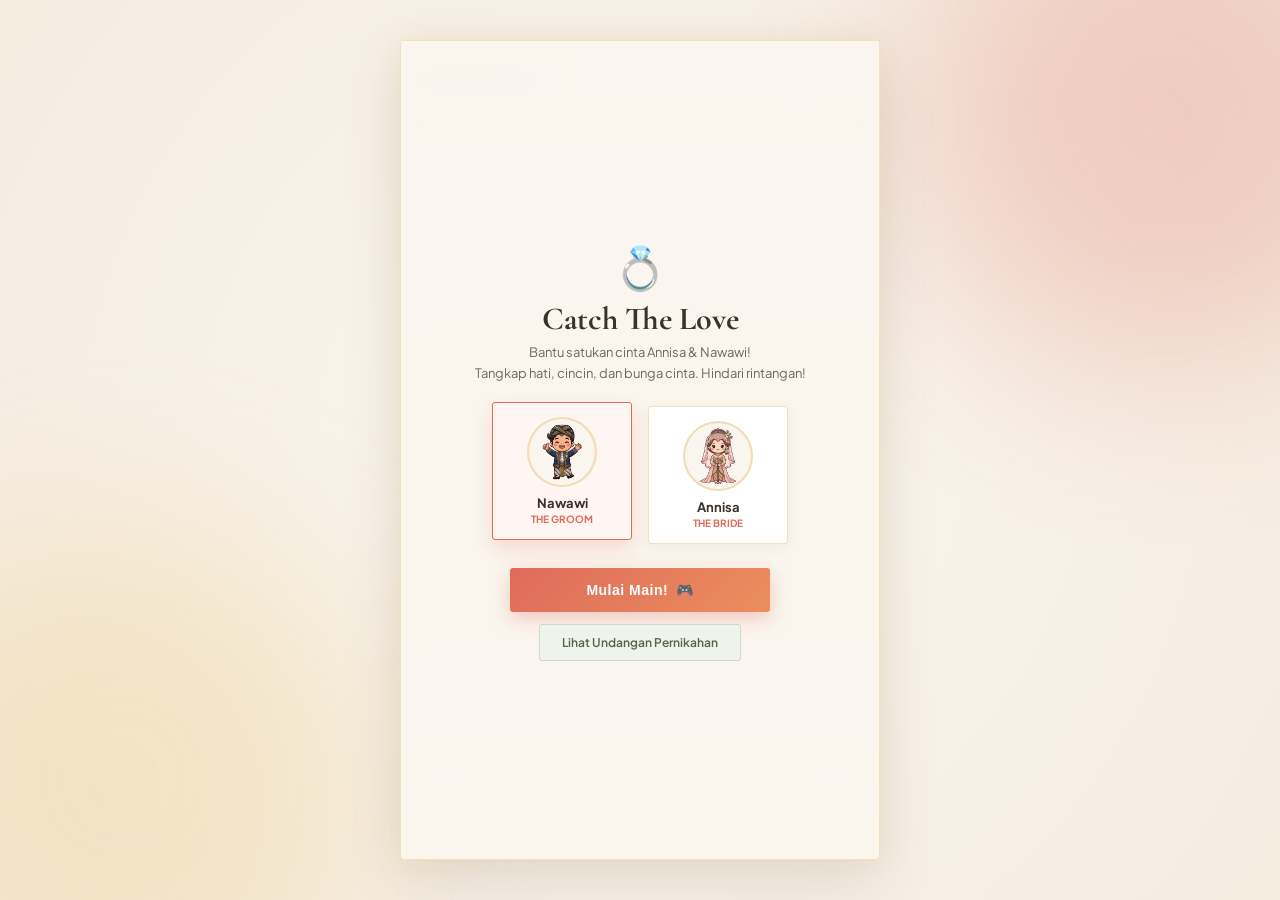
<file: game.html>
<!doctype html>
<html lang="id">

<head>
  <meta charset="UTF-8" />
  <meta name="viewport" content="width=device-width, initial-scale=1.0, maximum-scale=1.0, user-scalable=no" />
  <title>Catch The Love - Annisa & Nawawi Wedding Game</title>

  <link rel="preconnect" href="https://fonts.googleapis.com" />
  <link rel="preconnect" href="https://fonts.gstatic.com" crossorigin />
  <link
    href="https://fonts.googleapis.com/css2?family=Cormorant+Garamond:wght@600;700&family=Plus+Jakarta+Sans:wght@400;600;700;800&display=swap"
    rel="stylesheet" />

  <style>
    :root {
      --coral-blush: #DE6B5B;
      --coral-deep: #C45142;
      --apricot: #EB8E5D;
      --butter-yellow: #EAC46E;
      --butter-soft: #FDF4DF;
      --blush-pink: #F2C4CE;
      --cream: #FAF6EF;
      --cream-card: #FFFFFF;
      --sage-green: #7E8F73;
      --sage-light: #EEF3EC;
      --sage-deep: #54644B;
      --warm-charcoal: #3A322B;
      --text-muted: #73675E;
      --border-gold: rgba(220, 168, 66, 0.35);
      --border-coral: rgba(222, 107, 91, 0.3);
      --border-sage: rgba(126, 143, 115, 0.28);
      --border-light: rgba(115, 103, 94, 0.14);
      --font-main: "Plus Jakarta Sans", sans-serif;
      --font-serif: "Cormorant Garamond", Georgia, serif;
    }

    * {
      margin: 0;
      padding: 0;
      box-sizing: border-box;
      user-select: none;
      -webkit-user-select: none;
      touch-action: manipulation;
    }

    body {
      background: radial-gradient(circle at center, #FAF6EF 0%, #F5ECE0 100%);
      font-family: var(--font-main);
      color: var(--warm-charcoal);
      overflow: hidden;
      height: 100vh;
      height: 100dvh;
      display: flex;
      align-items: center;
      justify-content: center;
    }

    /* Background Ambient Stars & Lights */
    .ambient-glow {
      position: fixed;
      width: 60vw;
      height: 60vw;
      max-width: 500px;
      max-height: 500px;
      border-radius: 50%;
      filter: blur(90px);
      opacity: 0.25;
      pointer-events: none;
      z-index: 0;
    }

    .glow-pink {
      background: var(--coral-blush);
      top: -10vw;
      right: -10vw;
    }

    .glow-gold {
      background: var(--butter-yellow);
      bottom: -10vw;
      left: -10vw;
    }

    /* Game Wrapper Container */
    .game-wrapper {
      position: relative;
      z-index: 10;
      width: min(480px, 100vw);
      height: min(820px, 100vh, 100dvh);
      background: #FFFFFF;
      border: 1.5px solid var(--border-gold);
      border-radius: 4px;
      box-shadow: 0 20px 60px rgba(90, 70, 55, 0.14), 0 0 25px rgba(234, 196, 110, 0.15);
      display: flex;
      flex-direction: column;
      overflow: hidden;
    }

    /* Top Header Bar */
    .game-header {
      padding: 14px 18px;
      background: #FAF6EF;
      border-bottom: 1px solid var(--border-light);
      display: flex;
      align-items: center;
      justify-content: space-between;
      z-index: 20;
    }

    .header-title-box {
      display: flex;
      flex-direction: column;
    }

    .header-subtitle {
      font-size: 10px;
      letter-spacing: 2px;
      color: var(--coral-blush);
      text-transform: uppercase;
      font-weight: 700;
    }

    .header-title {
      font-size: 16px;
      font-weight: 700;
      color: var(--warm-charcoal);
      display: flex;
      align-items: center;
      gap: 6px;
    }

    .header-actions {
      display: flex;
      align-items: center;
      gap: 8px;
    }

    .icon-btn {
      width: 36px;
      height: 36px;
      border-radius: 3px;
      background: #FFFFFF;
      border: 1px solid var(--border-gold);
      color: var(--coral-blush);
      font-size: 14px;
      cursor: pointer;
      display: flex;
      align-items: center;
      justify-content: center;
      transition: all 0.2s ease;
      text-decoration: none;
    }

    .icon-btn:hover {
      background: var(--butter-soft);
      transform: scale(1.05);
    }

    /* HUD (Score, Love Meter & Timer) */
    .game-hud {
      padding: 10px 18px;
      display: flex;
      align-items: center;
      justify-content: space-between;
      gap: 12px;
      background: #FAF6EF;
      border-bottom: 1px solid var(--border-light);
      z-index: 20;
    }

    .hud-pill {
      display: flex;
      align-items: center;
      gap: 6px;
      font-size: 12px;
      font-weight: 700;
    }

    .hud-score {
      color: var(--warm-charcoal);
    }

    .hud-combo {
      color: var(--coral-blush);
    }

    .hud-timer {
      color: var(--sage-deep);
    }

    /* Love Meter Progress Bar */
    .love-meter-container {
      flex: 1;
      height: 12px;
      background: #EFE4D6;
      border: 1px solid var(--border-coral);
      border-radius: 2px;
      overflow: hidden;
      position: relative;
    }

    .love-meter-fill {
      height: 100%;
      width: 0%;
      background: linear-gradient(90deg, #DE6B5B, #EB8E5D, #EAC46E);
      border-radius: 2px;
      box-shadow: 0 0 8px rgba(222, 107, 91, 0.4);
      transition: width 0.25s ease;
    }

    /* Canvas Game Area */
    .canvas-container {
      flex: 1;
      position: relative;
      overflow: hidden;
      background: linear-gradient(180deg, #FAF6EF 0%, #F5ECE0 60%, #EBDBC8 100%);
    }

    #gameCanvas {
      display: block;
      width: 100%;
      height: 100%;
    }

    /* Touch Control Arrows for Mobile */
    .touch-controls {
      position: absolute;
      bottom: 15px;
      left: 0;
      right: 0;
      display: flex;
      justify-content: space-between;
      padding: 0 20px;
      pointer-events: none;
      z-index: 30;
    }

    .touch-btn {
      width: 56px;
      height: 56px;
      border-radius: 3px;
      background: rgba(255, 255, 255, 0.9);
      backdrop-filter: blur(10px);
      border: 1.5px solid var(--border-coral);
      color: var(--coral-blush);
      font-size: 20px;
      display: flex;
      align-items: center;
      justify-content: center;
      cursor: pointer;
      pointer-events: auto;
      box-shadow: 0 4px 15px rgba(90, 70, 55, 0.15);
      transition: transform 0.1s ease, background 0.1s ease;
    }

    .touch-btn:active {
      transform: scale(0.92);
      background: var(--butter-soft);
    }

    /* Overlays & Modals (Start / Game Over / Win) */
    .game-modal {
      position: absolute;
      inset: 0;
      background: rgba(250, 246, 239, 0.96);
      backdrop-filter: blur(14px);
      display: flex;
      flex-direction: column;
      align-items: center;
      justify-content: center;
      padding: 30px 24px;
      text-align: center;
      z-index: 50;
      transition: opacity 0.3s ease, visibility 0.3s ease;
    }

    .game-modal.hidden {
      opacity: 0;
      visibility: hidden;
      pointer-events: none;
    }

    .modal-icon {
      font-size: 42px;
      margin-bottom: 8px;
      animation: bounce 2s infinite;
    }

    @keyframes bounce {
      0%, 100% {
        transform: translateY(0);
      }
      50% {
        transform: translateY(-8px);
      }
    }

    .modal-title {
      font-family: var(--font-serif);
      font-size: 32px;
      color: var(--warm-charcoal);
      font-weight: 700;
      line-height: 1.1;
      margin-bottom: 6px;
    }

    .modal-subtitle {
      font-size: 13px;
      color: var(--text-muted);
      margin-bottom: 22px;
      line-height: 1.6;
    }

    /* Character Selection Cards */
    .character-selector {
      display: flex;
      gap: 16px;
      margin-bottom: 24px;
      width: 100%;
      justify-content: center;
    }

    .char-card {
      flex: 1;
      max-width: 140px;
      background: #FFFFFF;
      border: 1.5px solid var(--border-gold);
      border-radius: 3px;
      padding: 14px 10px;
      cursor: pointer;
      transition: all 0.25s ease;
      display: flex;
      flex-direction: column;
      align-items: center;
      box-shadow: 0 4px 14px rgba(90, 70, 55, 0.06);
    }

    .char-card:hover,
    .char-card.selected {
      border-color: var(--coral-blush);
      background: #FFF6F3;
      transform: translateY(-4px);
      box-shadow: 0 8px 20px rgba(222, 107, 91, 0.22);
    }

    .char-img-preview {
      width: 70px;
      height: 70px;
      border-radius: 50%;
      border: 2px solid var(--border-gold);
      background: #FAF6EF;
      overflow: hidden;
      margin-bottom: 8px;
      display: flex;
      align-items: center;
      justify-content: center;
    }

    .char-img-preview img {
      width: 100%;
      height: 100%;
      object-fit: cover;
    }

    .char-name {
      font-size: 13px;
      font-weight: 700;
      color: var(--warm-charcoal);
    }

    .char-role {
      font-size: 10px;
      color: var(--coral-blush);
      text-transform: uppercase;
      margin-top: 2px;
      font-weight: 700;
    }

    /* Game Buttons */
    .primary-game-btn {
      width: 100%;
      max-width: 260px;
      padding: 14px 28px;
      border-radius: 3px;
      background: linear-gradient(135deg, #DE6B5B, #EB8E5D);
      border: none;
      color: #FFFFFF;
      font-size: 14px;
      font-weight: 700;
      letter-spacing: 0.5px;
      cursor: pointer;
      box-shadow: 0 6px 20px rgba(222, 107, 91, 0.35);
      transition: all 0.25s ease;
      margin-bottom: 12px;
      display: flex;
      align-items: center;
      justify-content: center;
      gap: 8px;
      text-decoration: none;
    }

    .primary-game-btn:hover {
      background: linear-gradient(135deg, #EB8E5D, #EAC46E);
      transform: translateY(-2px);
      box-shadow: 0 10px 25px rgba(222, 107, 91, 0.5);
    }

    .secondary-game-btn {
      padding: 10px 22px;
      border-radius: 3px;
      background: var(--sage-light);
      border: 1px solid var(--border-sage);
      color: var(--sage-deep);
      font-size: 12px;
      font-weight: 600;
      cursor: pointer;
      text-decoration: none;
      transition: all 0.2s ease;
    }

    .secondary-game-btn:hover {
      background: var(--sage-deep);
      color: #FFFFFF;
    }

    /* Couple Celebration Display in Win Modal */
    .couple-celebrate-box {
      display: flex;
      align-items: center;
      justify-content: center;
      gap: 16px;
      margin-bottom: 18px;
    }

    .couple-avatar {
      width: 80px;
      height: 80px;
      border-radius: 50%;
      border: 3px solid var(--coral-blush);
      background: #FAF6EF;
      overflow: hidden;
      box-shadow: 0 8px 25px rgba(90, 70, 55, 0.15);
    }

    .couple-avatar img {
      width: 100%;
      height: 100%;
      object-fit: cover;
    }

    .heart-pulse-icon {
      font-size: 32px;
      animation: heartPulse 1.2s infinite ease-in-out;
    }

    @keyframes heartPulse {
      0%, 100% {
        transform: scale(1);
      }
      50% {
        transform: scale(1.2);
      }
    }

    .win-quote {
      font-family: var(--font-serif);
      font-size: 13px;
      line-height: 1.7;
      color: var(--text-muted);
      max-width: 320px;
      margin-bottom: 24px;
      font-style: italic;
    }
  </style>
</head>

<body>
  <div class="ambient-glow glow-pink"></div>
  <div class="ambient-glow glow-gold"></div>

  <div class="game-wrapper">
    <!-- Header -->
    <header class="game-header">
      <div class="header-title-box">
        <span class="header-subtitle">Wedding Mini-Game</span>
        <div class="header-title">
          <span>Catch The Love</span>
          <span>💖</span>
        </div>
      </div>

      <div class="header-actions">
        <button class="icon-btn" id="soundBtn" title="Toggle Suara" aria-label="Toggle Suara">🔊</button>
        <a href="index.html" class="icon-btn" title="Kembali ke Undangan" aria-label="Kembali ke Undangan">💌</a>
      </div>
    </header>

    <!-- HUD -->
    <div class="game-hud">
      <div class="hud-pill hud-score">
        <span>Skor:</span>
        <span id="scoreVal">0</span>
      </div>

      <div class="love-meter-container" title="Love Meter">
        <div class="love-meter-fill" id="loveMeterFill"></div>
      </div>

      <div class="hud-pill hud-combo">
        <span id="comboVal">x1</span>
      </div>

      <div class="hud-pill hud-timer">
        <span>⏱</span>
        <span id="timerVal">45s</span>
      </div>
    </div>

    <!-- Canvas Play Area -->
    <div class="canvas-container" id="canvasContainer">
      <canvas id="gameCanvas"></canvas>

      <!-- Touch Controls -->
      <div class="touch-controls">
        <button class="touch-btn" id="touchLeft" aria-label="Gerak Kiri">◀</button>
        <button class="touch-btn" id="touchRight" aria-label="Gerak Kanan">▶</button>
      </div>
    </div>

    <!-- Start Game Modal -->
    <div class="game-modal" id="startModal">
      <div class="modal-icon">💍</div>
      <h1 class="modal-title">Catch The Love</h1>
      <p class="modal-subtitle">
        Bantu satukan cinta Annisa & Nawawi!<br />
        Tangkap hati, cincin, dan bunga cinta. Hindari rintangan!
      </p>

      <div class="character-selector">
        <div class="char-card selected" id="selectGroom" data-char="groom">
          <div class="char-img-preview">
            <img src="assets/cartoon-groom.png" alt="Karakter Nawawi" />
          </div>
          <span class="char-name">Nawawi</span>
          <span class="char-role">The Groom</span>
        </div>

        <div class="char-card" id="selectBride" data-char="bride">
          <div class="char-img-preview">
            <img src="assets/cartoon-bride.png" alt="Karakter Annisa" />
          </div>
          <span class="char-name">Annisa</span>
          <span class="char-role">The Bride</span>
        </div>
      </div>

      <button class="primary-game-btn" id="startGameBtn">
        <span>Mulai Main!</span>
        <span>🎮</span>
      </button>

      <a href="index.html" class="secondary-game-btn">Lihat Undangan Pernikahan</a>
    </div>

    <!-- Game Win / Celebration Modal -->
    <div class="game-modal hidden" id="winModal">
      <div class="modal-icon">🎉</div>
      <h2 class="modal-title">Cinta Bersatu!</h2>
      <p class="modal-subtitle">Luar biasa! Love Meter berhasil penuh 100%!</p>

      <div class="couple-celebrate-box">
        <div class="couple-avatar">
          <img src="assets/cartoon-groom.png" alt="Nawawi" />
        </div>
        <span class="heart-pulse-icon">💖</span>
        <div class="couple-avatar">
          <img src="assets/cartoon-bride.png" alt="Annisa" />
        </div>
      </div>

      <p class="win-quote">
        "Dua hati telah terikat dalam harmoni cinta. Sampai jumpa di hari bahagia Annisa & Nawawi, 19 Desember 2026!"
      </p>

      <a href="index.html?opened=true" class="primary-game-btn" id="openInvitationFromGame">
        <span>Buka Undangan Lengkap</span>
        <span>💌</span>
      </a>

      <button class="secondary-game-btn" id="restartBtn">Main Lagi</button>
    </div>

    <!-- Game Over (Time Out) Modal -->
    <div class="game-modal hidden" id="gameOverModal">
      <div class="modal-icon">⏰</div>
      <h2 class="modal-title">Waktu Habis!</h2>
      <p class="modal-subtitle">
        Skor Akhir: <strong id="finalScoreVal" style="color: var(--coral-blush);">0</strong> Poin.<br />
        Sedikit lagi untuk memenuhi Love Meter!
      </p>

      <button class="primary-game-btn" id="retryBtn">
        <span>Coba Lagi!</span>
        <span>🔄</span>
      </button>

      <a href="index.html" class="secondary-game-btn">Kembali ke Undangan</a>
    </div>
  </div>

  <!-- Game Logic Script -->
  <script>
    document.addEventListener("DOMContentLoaded", () => {
      const canvas = document.getElementById("gameCanvas");
      const ctx = canvas.getContext("2d");
      const container = document.getElementById("canvasContainer");

      // UI elements
      const scoreVal = document.getElementById("scoreVal");
      const comboVal = document.getElementById("comboVal");
      const timerVal = document.getElementById("timerVal");
      const loveMeterFill = document.getElementById("loveMeterFill");
      const finalScoreVal = document.getElementById("finalScoreVal");

      const startModal = document.getElementById("startModal");
      const winModal = document.getElementById("winModal");
      const gameOverModal = document.getElementById("gameOverModal");

      const startGameBtn = document.getElementById("startGameBtn");
      const restartBtn = document.getElementById("restartBtn");
      const retryBtn = document.getElementById("retryBtn");
      const soundBtn = document.getElementById("soundBtn");

      const selectGroom = document.getElementById("selectGroom");
      const selectBride = document.getElementById("selectBride");

      const touchLeft = document.getElementById("touchLeft");
      const touchRight = document.getElementById("touchRight");

      // Web Audio Synthesizer for SFX
      let soundEnabled = true;
      let audioCtx = null;

      function initAudio() {
        if (!audioCtx) {
          audioCtx = new (window.AudioContext || window.webkitAudioContext)();
        }
        if (audioCtx.state === "suspended") {
          audioCtx.resume();
        }
      }

      function playSound(type) {
        if (!soundEnabled || !audioCtx) return;
        try {
          const now = audioCtx.currentTime;
          const osc = audioCtx.createOscillator();
          const gain = audioCtx.createGain();
          osc.connect(gain);
          gain.connect(audioCtx.destination);

          if (type === "catch") {
            // Sweet chime
            osc.type = "sine";
            osc.frequency.setValueAtTime(587.33, now); // D5
            osc.frequency.exponentialRampToValueAtTime(880, now + 0.15); // A5
            gain.gain.setValueAtTime(0.2, now);
            gain.gain.exponentialRampToValueAtTime(0.01, now + 0.15);
            osc.start(now);
            osc.stop(now + 0.15);
          } else if (type === "combo") {
            // Harp shimmer
            osc.type = "triangle";
            osc.frequency.setValueAtTime(523.25, now); // C5
            osc.frequency.setValueAtTime(659.25, now + 0.08); // E5
            osc.frequency.setValueAtTime(783.99, now + 0.16); // G5
            osc.frequency.setValueAtTime(1046.5, now + 0.24); // C6
            gain.gain.setValueAtTime(0.25, now);
            gain.gain.exponentialRampToValueAtTime(0.01, now + 0.35);
            osc.start(now);
            osc.stop(now + 0.35);
          } else if (type === "miss") {
            // Soft boop
            osc.type = "sawtooth";
            osc.frequency.setValueAtTime(220, now);
            osc.frequency.linearRampToValueAtTime(110, now + 0.2);
            gain.gain.setValueAtTime(0.15, now);
            gain.gain.exponentialRampToValueAtTime(0.01, now + 0.2);
            osc.start(now);
            osc.stop(now + 0.2);
          } else if (type === "win") {
            // Victory arpeggio
            const notes = [523.25, 659.25, 783.99, 1046.5, 1318.5];
            notes.forEach((freq, idx) => {
              const o = audioCtx.createOscillator();
              const g = audioCtx.createGain();
              o.connect(g);
              g.connect(audioCtx.destination);
              o.frequency.setValueAtTime(freq, now + idx * 0.1);
              g.gain.setValueAtTime(0.2, now + idx * 0.1);
              g.gain.exponentialRampToValueAtTime(0.01, now + idx * 0.1 + 0.25);
              o.start(now + idx * 0.1);
              o.stop(now + idx * 0.1 + 0.25);
            });
          }
        } catch (e) {
          console.warn("Audio error:", e);
        }
      }

      soundBtn.addEventListener("click", () => {
        soundEnabled = !soundEnabled;
        soundBtn.textContent = soundEnabled ? "🔊" : "🔇";
        if (soundEnabled) initAudio();
      });

      // Resize Canvas to container
      let width = 0;
      let height = 0;

      function resize() {
        width = container.clientWidth;
        height = container.clientHeight;
        canvas.width = width * window.devicePixelRatio;
        canvas.height = height * window.devicePixelRatio;
        ctx.scale(window.devicePixelRatio, window.devicePixelRatio);
      }

      window.addEventListener("resize", resize);
      resize();

      // Load Cartoon Sprites
      const groomImg = new Image();
      groomImg.src = "assets/cartoon-groom.png";

      const brideImg = new Image();
      brideImg.src = "assets/cartoon-bride.png";

      let selectedCharacter = "groom";

      selectGroom.addEventListener("click", () => {
        selectedCharacter = "groom";
        selectGroom.classList.add("selected");
        selectBride.classList.remove("selected");
      });

      selectBride.addEventListener("click", () => {
        selectedCharacter = "bride";
        selectBride.classList.add("selected");
        selectGroom.classList.remove("selected");
      });

      // Game State Variables
      let isPlaying = false;
      let score = 0;
      let combo = 0;
      let loveMeter = 0;
      const TARGET_LOVE = 100;
      let timeLeft = 45;
      let timerInterval = null;
      let lastSpawnTime = 0;
      let spawnInterval = 650; // ms

      // Player Basket / Character Object
      const player = {
        x: width / 2,
        y: height - 100,
        w: 75,
        h: 75,
        speed: 8,
        vx: 0,
      };

      // Falling items array
      const items = [];
      const particles = [];

      // Item types: good items and obstacles (Sunlit Garden Edition)
      const ITEM_TYPES = [
        { type: "heart", emoji: "💖", score: 10, meter: 7, speed: 3.2, isBad: false },
        { type: "bloom", emoji: "🌸", score: 12, meter: 8, speed: 3.4, isBad: false },
        { type: "sunflower", emoji: "🌼", score: 14, meter: 10, speed: 3.5, isBad: false },
        { type: "ring", emoji: "💍", score: 25, meter: 15, speed: 3.8, isBad: false },
        { type: "bouquet", emoji: "💐", score: 18, meter: 12, speed: 3.6, isBad: false },
        { type: "letter", emoji: "💌", score: 12, meter: 8, speed: 3.0, isBad: false },
        { type: "obstacle_rain", emoji: "🌧️", score: -10, meter: -8, speed: 4.2, isBad: true },
        { type: "obstacle_thorn", emoji: "🥀", score: -15, meter: -10, speed: 4.5, isBad: true },
      ];

      // Controls State
      const keys = { left: false, right: false };

      window.addEventListener("keydown", (e) => {
        if (e.key === "ArrowLeft" || e.key === "a" || e.key === "A") keys.left = true;
        if (e.key === "ArrowRight" || e.key === "d" || e.key === "D") keys.right = true;
      });

      window.addEventListener("keyup", (e) => {
        if (e.key === "ArrowLeft" || e.key === "a" || e.key === "A") keys.left = false;
        if (e.key === "ArrowRight" || e.key === "d" || e.key === "D") keys.right = false;
      });

      // Touch buttons
      touchLeft.addEventListener("touchstart", (e) => { e.preventDefault(); keys.left = true; });
      touchLeft.addEventListener("touchend", () => { keys.left = false; });
      touchRight.addEventListener("touchstart", (e) => { e.preventDefault(); keys.right = true; });
      touchRight.addEventListener("touchend", () => { keys.right = false; });

      // Mouse / Touch Drag on Canvas
      let isPointerDown = false;

      container.addEventListener("pointerdown", (e) => {
        isPointerDown = true;
        movePlayerToPointer(e);
      });

      container.addEventListener("pointermove", (e) => {
        if (isPointerDown) {
          movePlayerToPointer(e);
        }
      });

      window.addEventListener("pointerup", () => {
        isPointerDown = false;
      });

      function movePlayerToPointer(e) {
        const rect = container.getBoundingClientRect();
        const targetX = e.clientX - rect.left;
        player.x = Math.max(player.w / 2, Math.min(width - player.w / 2, targetX));
      }

      // Particle System for catches
      function createParticles(x, y, colorText) {
        for (let i = 0; i < 8; i++) {
          particles.push({
            x: x,
            y: y,
            vx: (Math.random() - 0.5) * 6,
            vy: (Math.random() - 0.5) * 6 - 2,
            life: 1.0,
            decay: 0.03 + Math.random() * 0.03,
            text: colorText,
            size: 14 + Math.random() * 10,
          });
        }
      }

      // Spawn falling item
      function spawnItem() {
        const rand = Math.random();
        let template;

        if (rand < 0.45) template = ITEM_TYPES[0]; // heart
        else if (rand < 0.65) template = ITEM_TYPES[1]; // ring
        else if (rand < 0.80) template = ITEM_TYPES[2]; // bouquet
        else if (rand < 0.88) template = ITEM_TYPES[3]; // letter
        else if (rand < 0.94) template = ITEM_TYPES[4]; // rain
        else template = ITEM_TYPES[5]; // alarm

        items.push({
          x: 30 + Math.random() * (width - 60),
          y: -30,
          radius: 20,
          vy: template.speed + Math.random() * 1.2,
          ...template,
        });
      }

      // Game Loop
      let animationFrameId = null;

      function updateGame(timestamp) {
        if (!isPlaying) return;

        // Player Movement
        if (keys.left) player.x -= player.speed;
        if (keys.right) player.x += player.speed;
        player.x = Math.max(player.w / 2, Math.min(width - player.w / 2, player.x));
        player.y = height - 90;

        // Spawning
        if (timestamp - lastSpawnTime > spawnInterval) {
          spawnItem();
          lastSpawnTime = timestamp;
        }

        // Clear Canvas
        ctx.clearRect(0, 0, width, height);

        // Update & Draw Falling Items
        for (let i = items.length - 1; i >= 0; i--) {
          const item = items[i];
          item.y += item.vy;

          // Collision with Player Basket
          const dx = item.x - player.x;
          const dy = item.y - (player.y - 10);
          const distance = Math.hypot(dx, dy);

          if (distance < item.radius + player.w / 2.3) {
            // Collected!
            if (!item.isBad) {
              combo++;
              const multiplier = Math.min(5, Math.floor(combo / 3) + 1);
              score += item.score * multiplier;
              loveMeter = Math.min(TARGET_LOVE, loveMeter + item.meter);

              createParticles(item.x, item.y, "✨");
              if (combo > 1 && combo % 4 === 0) {
                playSound("combo");
              } else {
                playSound("catch");
              }
            } else {
              // Obstacle hit
              combo = 0;
              score = Math.max(0, score + item.score);
              loveMeter = Math.max(0, loveMeter + item.meter);
              createParticles(item.x, item.y, "💥");
              playSound("miss");
            }

            items.splice(i, 1);

            // Update HUD
            scoreVal.textContent = score;
            comboVal.textContent = combo > 1 ? `x${Math.min(5, Math.floor(combo / 3) + 1)}` : "x1";
            loveMeterFill.style.width = `${(loveMeter / TARGET_LOVE) * 100}%`;

            // Check Win Condition
            if (loveMeter >= TARGET_LOVE) {
              triggerWin();
              return;
            }
            continue;
          }

          // Draw Item
          ctx.font = "26px sans-serif";
          ctx.textAlign = "center";
          ctx.textBaseline = "middle";
          ctx.fillText(item.emoji, item.x, item.y);

          // Remove offscreen
          if (item.y > height + 40) {
            if (!item.isBad) {
              combo = 0;
              comboVal.textContent = "x1";
            }
            items.splice(i, 1);
          }
        }

        // Update & Draw Particles
        for (let i = particles.length - 1; i >= 0; i--) {
          const p = particles[i];
          p.x += p.vx;
          p.y += p.vy;
          p.life -= p.decay;

          if (p.life <= 0) {
            particles.splice(i, 1);
            continue;
          }

          ctx.globalAlpha = p.life;
          ctx.font = `${p.size}px sans-serif`;
          ctx.fillText(p.text, p.x, p.y);
          ctx.globalAlpha = 1.0;
        }

        // Draw Character Basket
        drawPlayer();

        animationFrameId = requestAnimationFrame(updateGame);
      }

      function drawPlayer() {
        const imgToDraw = selectedCharacter === "groom" ? groomImg : brideImg;

        // Glowing Aura
        ctx.save();
        ctx.beginPath();
        ctx.arc(player.x, player.y, player.w / 2 + 6, 0, Math.PI * 2);
        ctx.fillStyle = "rgba(222, 107, 91, 0.2)";
        ctx.fill();

        // Character Circle
        ctx.beginPath();
        ctx.arc(player.x, player.y, player.w / 2, 0, Math.PI * 2);
        ctx.clip();

        // Draw image
        ctx.drawImage(
          imgToDraw,
          player.x - player.w / 2,
          player.y - player.h / 2,
          player.w,
          player.h
        );
        ctx.restore();

        // Border Ring
        ctx.beginPath();
        ctx.arc(player.x, player.y, player.w / 2, 0, Math.PI * 2);
        ctx.strokeStyle = "#DE6B5B";
        ctx.lineWidth = 3;
        ctx.stroke();

        // Catcher basket indicator badge
        ctx.font = "18px sans-serif";
        ctx.textAlign = "center";
        ctx.fillText("🧺", player.x, player.y - player.h / 2 - 4);
      }

      // Start Game Function
      function startGame() {
        initAudio();
        startModal.classList.add("hidden");
        winModal.classList.add("hidden");
        gameOverModal.classList.add("hidden");

        score = 0;
        combo = 0;
        loveMeter = 0;
        timeLeft = 45;
        items.length = 0;
        particles.length = 0;

        scoreVal.textContent = "0";
        comboVal.textContent = "x1";
        timerVal.textContent = `${timeLeft}s`;
        loveMeterFill.style.width = "0%";

        player.x = width / 2;
        isPlaying = true;
        lastSpawnTime = performance.now();

        // Timer interval
        window.clearInterval(timerInterval);
        timerInterval = window.setInterval(() => {
          if (!isPlaying) return;
          timeLeft--;
          timerVal.textContent = `${timeLeft}s`;

          if (timeLeft <= 0) {
            triggerGameOver();
          }
        }, 1000);

        if (animationFrameId) cancelAnimationFrame(animationFrameId);
        animationFrameId = requestAnimationFrame(updateGame);
      }

      function triggerWin() {
        isPlaying = false;
        window.clearInterval(timerInterval);
        playSound("win");
        winModal.classList.remove("hidden");
      }

      function triggerGameOver() {
        isPlaying = false;
        window.clearInterval(timerInterval);
        playSound("miss");
        finalScoreVal.textContent = score;
        gameOverModal.classList.remove("hidden");
      }

      // Modal Action Listeners
      startGameBtn.addEventListener("click", startGame);
      restartBtn.addEventListener("click", startGame);
      retryBtn.addEventListener("click", startGame);

      // Forward guest name query param to invitation
      const gameUrlParams = new URLSearchParams(window.location.search);
      const guestTo = gameUrlParams.get("nama") || gameUrlParams.get("to") || gameUrlParams.get("u");
      const openInviteFromGameBtn = document.getElementById("openInvitationFromGame");
      if (openInviteFromGameBtn && guestTo) {
        openInviteFromGameBtn.href = `index.html?opened=true&nama=${encodeURIComponent(guestTo)}`;
      }
    });
  </script>
</body>

</html>
</file>
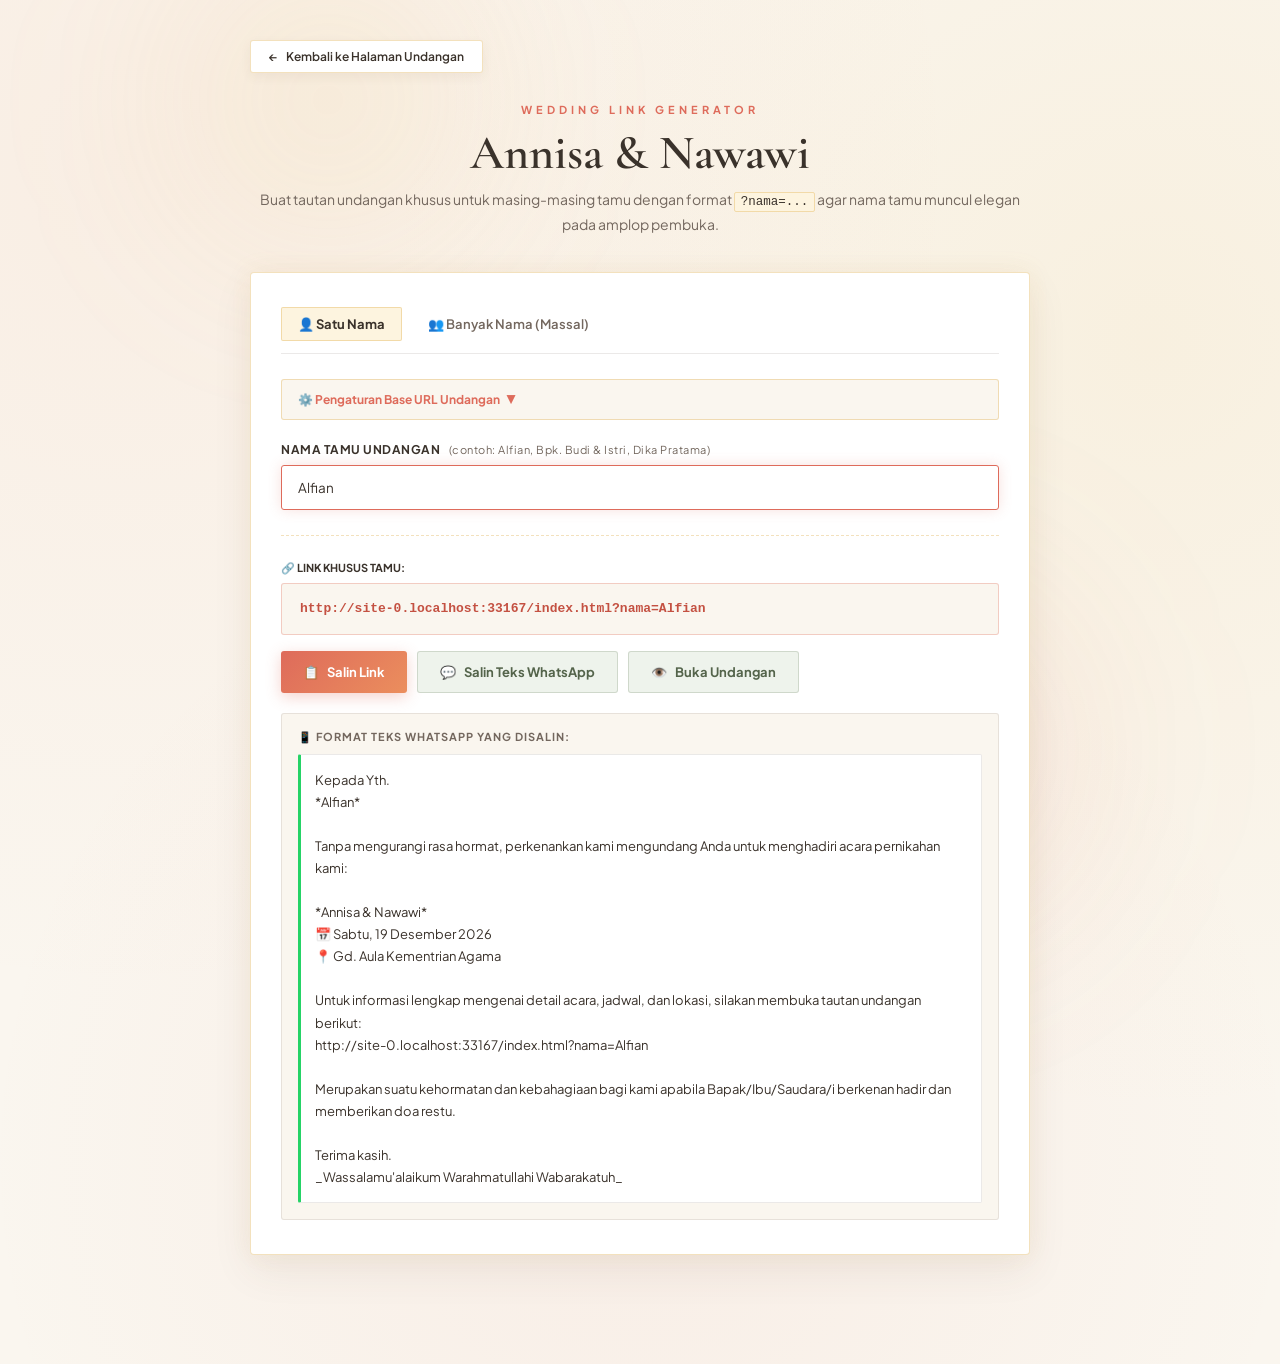
<file: generator.html>
<!doctype html>
<html lang="id">

<head>
  <meta charset="UTF-8" />
  <meta name="viewport" content="width=device-width, initial-scale=1.0" />
  <title>Generator Link Undangan - Annisa &amp; Nawawi</title>

  <link rel="preconnect" href="https://fonts.googleapis.com" />
  <link rel="preconnect" href="https://fonts.gstatic.com" crossorigin />
  <link
    href="https://fonts.googleapis.com/css2?family=Cormorant+Garamond:ital,wght@0,500;0,600;0,700;1,400&family=Plus+Jakarta+Sans:wght@300;400;500;600;700&display=swap"
    rel="stylesheet" />

  <style>
    :root {
      --coral-blush: #DE6B5B;
      --coral-deep: #C45142;
      --apricot: #EB8E5D;
      --apricot-light: #FCE6DA;
      --butter-yellow: #EAC46E;
      --butter-soft: #FDF4DF;
      --blush-pink: #F2C4CE;
      --cream: #FAF6EF;
      --cream-paper: #FDFBF7;
      --cream-card: #FFFFFF;
      --sage-green: #7E8F73;
      --sage-light: #EEF3EC;
      --sage-deep: #54644B;
      --warm-charcoal: #3A322B;
      --warm-earth: #4F433A;
      --text-main: #3A322B;
      --text-muted: #73675E;
      --border-gold: rgba(220, 168, 66, 0.35);
      --border-sage: rgba(126, 143, 115, 0.28);
      --border-coral: rgba(222, 107, 91, 0.3);
      --border-light: rgba(115, 103, 94, 0.14);
      --font-serif: "Cormorant Garamond", Georgia, serif;
      --font-sans: "Plus Jakarta Sans", -apple-system, sans-serif;
    }

    * {
      box-sizing: border-box;
      margin: 0;
      padding: 0;
    }

    body {
      background-color: var(--cream);
      background-image: 
        radial-gradient(circle at 10% 12%, rgba(235, 142, 93, 0.08) 0%, transparent 50%),
        radial-gradient(circle at 90% 25%, rgba(234, 196, 110, 0.12) 0%, transparent 50%),
        radial-gradient(circle at 50% 85%, rgba(222, 107, 91, 0.06) 0%, transparent 50%);
      color: var(--text-main);
      font-family: var(--font-sans);
      min-height: 100vh;
      display: flex;
      flex-direction: column;
      align-items: center;
      padding: 40px 20px 80px;
      position: relative;
      overflow-x: hidden;
    }

    /* Ambient Glow Background */
    .glow {
      position: fixed;
      border-radius: 50%;
      filter: blur(90px);
      pointer-events: none;
      z-index: 0;
    }

    .glow-1 {
      top: -100px;
      left: 10%;
      width: 400px;
      height: 400px;
      background: radial-gradient(circle, rgba(234, 196, 110, 0.2), transparent 70%);
    }

    .glow-2 {
      bottom: -100px;
      right: 10%;
      width: 500px;
      height: 500px;
      background: radial-gradient(circle, rgba(222, 107, 91, 0.15), transparent 70%);
    }

    .container {
      width: 100%;
      max-width: 780px;
      position: relative;
      z-index: 1;
    }

    /* Header */
    .header {
      text-align: center;
      margin-bottom: 35px;
    }

    .header-tag {
      font-size: 11px;
      font-weight: 700;
      letter-spacing: 4px;
      text-transform: uppercase;
      color: var(--coral-blush);
      margin-bottom: 8px;
      display: inline-block;
    }

    .header h1 {
      font-family: var(--font-serif);
      font-size: clamp(34px, 5vw, 48px);
      font-weight: 600;
      color: var(--warm-charcoal);
      margin-bottom: 6px;
    }

    .header p {
      font-size: 14px;
      color: var(--text-muted);
      line-height: 1.7;
    }

    .header p code {
      background: var(--butter-soft);
      color: var(--warm-charcoal);
      padding: 2px 6px;
      border-radius: 2px;
      border: 1px solid var(--border-gold);
      font-size: 12.5px;
    }

    .back-btn {
      display: inline-flex;
      align-items: center;
      gap: 8px;
      margin-bottom: 24px;
      padding: 8px 18px;
      border-radius: 3px;
      background: #FFFFFF;
      border: 1px solid var(--border-gold);
      color: var(--warm-charcoal);
      text-decoration: none;
      font-size: 12px;
      font-weight: 600;
      box-shadow: 0 4px 12px rgba(90, 70, 55, 0.06);
      transition: all 0.3s ease;
    }

    .back-btn:hover {
      background: var(--apricot-light);
      border-color: var(--coral-blush);
      color: var(--coral-deep);
      transform: translateX(-3px);
    }

    /* Main Card */
    .card {
      background: #FFFFFF;
      border: 1.5px solid var(--border-gold);
      border-radius: 4px;
      padding: 34px 30px;
      box-shadow: 0 16px 40px rgba(90, 70, 55, 0.08), 0 0 25px rgba(234, 196, 110, 0.1);
      margin-bottom: 30px;
    }

    /* Tabs */
    .tabs {
      display: flex;
      gap: 10px;
      margin-bottom: 25px;
      border-bottom: 1px solid var(--border-light);
      padding-bottom: 12px;
    }

    .tab-btn {
      background: transparent;
      border: none;
      color: var(--text-muted);
      font-size: 13px;
      font-weight: 600;
      padding: 8px 16px;
      border-radius: 2px;
      cursor: pointer;
      font-family: inherit;
      transition: all 0.25s ease;
    }

    .tab-btn.active {
      background: var(--butter-soft);
      color: var(--warm-charcoal);
      border: 1px solid var(--border-gold);
      font-weight: 700;
    }

    /* Form Fields */
    .form-group {
      margin-bottom: 22px;
    }

    .form-group label {
      display: block;
      font-size: 12px;
      font-weight: 700;
      letter-spacing: 0.5px;
      text-transform: uppercase;
      color: var(--warm-charcoal);
      margin-bottom: 8px;
    }

    .form-group .label-desc {
      font-size: 11px;
      color: var(--text-muted);
      font-weight: 400;
      text-transform: none;
      margin-left: 6px;
    }

    .input-wrap {
      position: relative;
    }

    .form-input,
    .form-textarea {
      width: 100%;
      padding: 13px 16px;
      background: #FAF6EF;
      border: 1px solid var(--border-light);
      border-radius: 3px;
      color: var(--warm-charcoal);
      font-family: inherit;
      font-size: 13.5px;
      outline: none;
      transition: all 0.3s ease;
    }

    .form-input:focus,
    .form-textarea:focus {
      border-color: var(--coral-blush);
      background: #FFFFFF;
      box-shadow: 0 0 14px rgba(222, 107, 91, 0.2);
    }

    .form-textarea {
      resize: vertical;
      min-height: 120px;
      line-height: 1.6;
    }

    /* Result Box */
    .result-section {
      margin-top: 25px;
      padding-top: 25px;
      border-top: 1px dashed var(--border-gold);
    }

    .result-box {
      background: #FAF6EF;
      border: 1px solid var(--border-coral);
      border-radius: 3px;
      padding: 15px 18px;
      word-break: break-all;
      font-family: monospace;
      font-size: 13px;
      color: var(--coral-deep);
      font-weight: 600;
      line-height: 1.5;
      user-select: all;
      margin-bottom: 16px;
    }

    /* Buttons */
    .action-buttons {
      display: flex;
      flex-wrap: wrap;
      gap: 10px;
    }

    .btn {
      display: inline-flex;
      align-items: center;
      justify-content: center;
      gap: 8px;
      padding: 12px 22px;
      border-radius: 3px;
      font-family: inherit;
      font-size: 13px;
      font-weight: 700;
      cursor: pointer;
      border: none;
      transition: all 0.3s ease;
      text-decoration: none;
    }

    .btn-primary {
      background: linear-gradient(135deg, #DE6B5B 0%, #EB8E5D 100%);
      color: #FFFFFF;
      box-shadow: 0 4px 15px rgba(222, 107, 91, 0.3);
    }

    .btn-primary:hover {
      background: linear-gradient(135deg, #EB8E5D 0%, #EAC46E 100%);
      transform: translateY(-2px);
      box-shadow: 0 8px 22px rgba(222, 107, 91, 0.45);
    }

    .btn-secondary {
      background: var(--sage-light);
      border: 1px solid var(--border-sage);
      color: var(--sage-deep);
    }

    .btn-secondary:hover {
      background: var(--sage-deep);
      color: #FFFFFF;
      transform: translateY(-2px);
    }

    .btn-wa {
      background: #25d366;
      color: #FFFFFF;
      box-shadow: 0 4px 15px rgba(37, 211, 102, 0.25);
    }

    .btn-wa:hover {
      background: #1fae53;
      transform: translateY(-2px);
    }

    /* WhatsApp Template Preview */
    .wa-preview-wrap {
      margin-top: 20px;
      background: #FAF6EF;
      border: 1px solid var(--border-light);
      border-radius: 3px;
      padding: 16px;
    }

    .wa-preview-title {
      font-size: 11px;
      font-weight: 700;
      letter-spacing: 1px;
      text-transform: uppercase;
      color: var(--text-muted);
      margin-bottom: 10px;
      display: flex;
      align-items: center;
      gap: 6px;
    }

    .wa-text {
      white-space: pre-wrap;
      font-size: 13px;
      line-height: 1.7;
      color: var(--warm-charcoal);
      background: #FFFFFF;
      padding: 14px;
      border-radius: 2px;
      border: 1px solid var(--border-light);
      border-left: 3px solid #25d366;
    }

    /* Batch Table */
    .batch-results {
      margin-top: 20px;
      max-height: 420px;
      overflow-y: auto;
      border: 1px solid var(--border-gold);
      border-radius: 3px;
      background: #FFFFFF;
    }

    .batch-item {
      display: flex;
      align-items: center;
      justify-content: space-between;
      gap: 12px;
      padding: 12px 16px;
      border-bottom: 1px solid var(--border-light);
      font-size: 13px;
    }

    .batch-item:nth-child(even) {
      background: #FCF9F4;
    }

    .batch-item:last-child {
      border-bottom: none;
    }

    .batch-info {
      overflow: hidden;
    }

    .batch-name {
      font-weight: 700;
      color: var(--warm-charcoal);
      margin-bottom: 2px;
    }

    .batch-link {
      font-size: 11px;
      color: var(--text-muted);
      white-space: nowrap;
      overflow: hidden;
      text-overflow: ellipsis;
    }

    .batch-actions {
      display: flex;
      gap: 6px;
      flex-shrink: 0;
    }

    .btn-sm {
      padding: 6px 12px;
      font-size: 11px;
      border-radius: 2px;
    }

    /* Base Domain Collapse */
    .domain-settings {
      margin-top: 14px;
      padding: 12px 16px;
      background: #FAF6EF;
      border: 1px solid var(--border-gold);
      border-radius: 3px;
    }

    .domain-toggle {
      font-size: 12px;
      font-weight: 700;
      background: transparent;
      border: none;
      cursor: pointer;
      display: flex;
      align-items: center;
      gap: 6px;
      font-family: inherit;
      color: var(--coral-blush);
    }

    /* Toast Notification */
    .toast {
      position: fixed;
      bottom: 30px;
      left: 50%;
      transform: translateX(-50%) translateY(40px);
      background: rgba(255, 255, 255, 0.96);
      backdrop-filter: blur(16px);
      border: 1px solid var(--coral-blush);
      border-radius: 4px;
      padding: 12px 26px;
      display: flex;
      align-items: center;
      gap: 10px;
      color: var(--warm-charcoal);
      font-size: 13px;
      font-weight: 700;
      box-shadow: 0 10px 30px rgba(90, 70, 55, 0.2);
      opacity: 0;
      pointer-events: none;
      z-index: 9999;
      transition: all 0.35s cubic-bezier(0.16, 1, 0.3, 1);
    }

    .toast.show {
      opacity: 1;
      transform: translateX(-50%) translateY(0);
    }

    @media (max-width: 600px) {
      .card {
        padding: 24px 18px;
      }

      .action-buttons .btn {
        width: 100%;
      }
    }
  </style>
</head>

<body>
  <div class="glow glow-1"></div>
  <div class="glow glow-2"></div>

  <div class="container">
    <a href="index.html" class="back-btn">
      <span>←</span>
      <span>Kembali ke Halaman Undangan</span>
    </a>

    <div class="header">
      <span class="header-tag">Wedding Link Generator</span>
      <h1>Annisa &amp; Nawawi</h1>
      <p>Buat tautan undangan khusus untuk masing-masing tamu dengan format <code>?nama=...</code> agar nama tamu muncul
        elegan pada amplop pembuka.</p>
    </div>

    <div class="card">
      <div class="tabs">
        <button class="tab-btn active" id="tabSingle" onclick="switchTab('single')">👤 Satu Nama</button>
        <button class="tab-btn" id="tabBatch" onclick="switchTab('batch')">👥 Banyak Nama (Massal)</button>
      </div>

      <!-- Settings Base URL -->
      <div class="domain-settings" style="margin-bottom: 22px;">
        <button class="domain-toggle" type="button" onclick="toggleDomainSettings()">
          <span>⚙️ Pengaturan Base URL Undangan</span>
          <span id="domainArrow">▼</span>
        </button>
        <div id="domainInputWrap" style="display: none; margin-top: 10px;">
          <div class="form-group" style="margin-bottom: 0;">
            <input type="text" id="baseUrlInput" class="form-input" placeholder="https://domain-anda.com/index.html" />
            <small style="font-size: 11px; color: var(--text-muted); display: block; margin-top: 6px;">
              Ubah base URL ini apabila Anda sudah meng-upload website ke hosting/domain Anda sendiri.
            </small>
          </div>
        </div>
      </div>

      <!-- VIEW 1: SINGLE GENERATOR -->
      <div id="viewSingle">
        <div class="form-group">
          <label for="guestName">Nama Tamu Undangan <span class="label-desc">(contoh: Alfian, Bpk. Budi &amp; Istri,
              Dika Pratama)</span></label>
          <input type="text" id="guestName" class="form-input" placeholder="Ketik nama tamu di sini..." autofocus
            autocomplete="off" />
        </div>

        <div class="result-section">
          <label
            style="font-size: 11px; text-transform: uppercase; color: var(--warm-charcoal); font-weight: 700; display: block; margin-bottom: 8px;">
            🔗 Link Khusus Tamu:
          </label>
          <div class="result-box" id="resultLink">-</div>

          <div class="action-buttons">
            <button class="btn btn-primary" onclick="copyLink()">
              <span>📋</span>
              <span>Salin Link</span>
            </button>
            <button class="btn btn-secondary" onclick="copyWhatsAppText()">
              <span>💬</span>
              <span>Salin Teks WhatsApp</span>
            </button>
            <a href="#" class="btn btn-secondary" id="previewLinkBtn" target="_blank">
              <span>👁️</span>
              <span>Buka Undangan</span>
            </a>
          </div>

          <!-- Preview WhatsApp Message -->
          <div class="wa-preview-wrap">
            <div class="wa-preview-title">
              <span>📱 Format Teks WhatsApp yang Disalin:</span>
            </div>
            <div class="wa-text" id="waMessagePreview"></div>
          </div>
        </div>
      </div>

      <!-- VIEW 2: BATCH / MASSAL GENERATOR -->
      <div id="viewBatch" style="display: none;">
        <div class="form-group">
          <label for="batchNames">Daftar Nama Tamu <span class="label-desc">(1 nama per baris)</span></label>
          <textarea id="batchNames" class="form-textarea" placeholder="Alfian
Bapak Budi &amp; Keluarga
Sarah Oktavia
Rian &amp; Pasangan"></textarea>
        </div>

        <button class="btn btn-primary" onclick="generateBatch()" style="width: 100%; margin-bottom: 20px;">
          <span>⚡</span>
          <span>Generate Semua Link</span>
        </button>

        <div id="batchContainer" style="display: none;">
          <div style="display: flex; justify-content: space-between; align-items: center; margin-bottom: 10px;">
            <span style="font-size: 12px; font-weight: 700; color: var(--warm-charcoal);" id="batchCountText">0 Link
              Dihasilkan</span>
            <button class="btn btn-secondary btn-sm" onclick="copyAllBatchLinks()">
              <span>📋 Salin Semua Link</span>
            </button>
          </div>
          <div class="batch-results" id="batchResultsList"></div>
        </div>
      </div>
    </div>
  </div>

  <!-- Toast Notification -->
  <div class="toast" id="toast">
    <span id="toastIcon">✨</span>
    <span id="toastMessage">Tautan berhasil disalin ke clipboard!</span>
  </div>

  <script>
    // Initialize Base URL
    const baseUrlInput = document.getElementById("baseUrlInput");
    const currentLoc = window.location.href;
    let defaultBaseUrl = currentLoc.substring(0, currentLoc.lastIndexOf("/")) + "/index.html";

    // Restore saved custom base URL from localStorage if available
    const savedBaseUrl = localStorage.getItem("wedding_custom_base_url");
    baseUrlInput.value = savedBaseUrl || defaultBaseUrl;

    baseUrlInput.addEventListener("input", () => {
      localStorage.setItem("wedding_custom_base_url", baseUrlInput.value.trim());
      updateSingleLink();
    });

    function toggleDomainSettings() {
      const wrap = document.getElementById("domainInputWrap");
      const arrow = document.getElementById("domainArrow");
      if (wrap.style.display === "none") {
        wrap.style.display = "block";
        arrow.textContent = "▲";
      } else {
        wrap.style.display = "none";
        arrow.textContent = "▼";
      }
    }

    // Switch Tabs
    function switchTab(tab) {
      const tabSingle = document.getElementById("tabSingle");
      const tabBatch = document.getElementById("tabBatch");
      const viewSingle = document.getElementById("viewSingle");
      const viewBatch = document.getElementById("viewBatch");

      if (tab === "single") {
        tabSingle.classList.add("active");
        tabBatch.classList.remove("active");
        viewSingle.style.display = "block";
        viewBatch.style.display = "none";
      } else {
        tabBatch.classList.add("active");
        tabSingle.classList.remove("active");
        viewBatch.style.display = "block";
        viewSingle.style.display = "none";
      }
    }

    // Single Generator Logic
    const guestNameInput = document.getElementById("guestName");
    const resultLinkEl = document.getElementById("resultLink");
    const previewLinkBtn = document.getElementById("previewLinkBtn");
    const waMessagePreviewEl = document.getElementById("waMessagePreview");

    function formatCapitalizeName(str) {
      if (!str) return "";
      return str
        .split(" ")
        .map((word) => {
          if (!word) return "";
          const isAllUpper = word.length > 1 && word === word.toUpperCase();
          const rest = isAllUpper ? word.slice(1).toLowerCase() : word.slice(1);
          return word.charAt(0).toUpperCase() + rest;
        })
        .join(" ");
    }

    function getGeneratedUrl(name) {
      let base = baseUrlInput.value.trim() || defaultBaseUrl;
      const cleanName = formatCapitalizeName((name || "").trim());
      if (!cleanName) return base;
      const sep = base.includes("?") ? "&" : "?";
      return `${base}${sep}nama=${encodeURIComponent(cleanName)}`;
    }

    function getWhatsAppMessage(name, url) {
      const displayName = name ? formatCapitalizeName(name.trim()) : "Bapak/Ibu/Saudara/i";
      return `Kepada Yth.
*${displayName}*

Tanpa mengurangi rasa hormat, perkenankan kami mengundang Anda untuk menghadiri acara pernikahan kami:

*Annisa & Nawawi*
📅 Sabtu, 19 Desember 2026
📍 Gd. Aula Kementrian Agama

Untuk informasi lengkap mengenai detail acara, jadwal, dan lokasi, silakan membuka tautan undangan berikut:
${url}

Merupakan suatu kehormatan dan kebahagiaan bagi kami apabila Bapak/Ibu/Saudara/i berkenan hadir dan memberikan doa restu.

Terima kasih.
_Wassalamu'alaikum Warahmatullahi Wabarakatuh_`;
    }

    function updateSingleLink() {
      const name = guestNameInput.value.trim();
      const url = getGeneratedUrl(name);
      resultLinkEl.textContent = url;
      previewLinkBtn.href = url;
      waMessagePreviewEl.textContent = getWhatsAppMessage(name, url);
    }

    guestNameInput.addEventListener("input", updateSingleLink);

    // Initial default update
    guestNameInput.value = "Alfian";
    updateSingleLink();

    // Copy to clipboard helper
    function copyText(text, message = "Berhasil disalin ke clipboard!") {
      if (navigator.clipboard && navigator.clipboard.writeText) {
        navigator.clipboard.writeText(text).then(() => {
          showToast(message);
        }).catch(() => fallbackCopy(text, message));
      } else {
        fallbackCopy(text, message);
      }
    }

    function fallbackCopy(text, message) {
      const ta = document.createElement("textarea");
      ta.value = text;
      ta.style.position = "fixed";
      ta.style.opacity = "0";
      document.body.appendChild(ta);
      ta.select();
      try {
        document.execCommand("copy");
        showToast(message);
      } catch (e) {
        alert("Gagal menyalin otomatis. Silakan salin secara manual.");
      }
      document.body.removeChild(ta);
    }

    function copyLink() {
      const url = resultLinkEl.textContent;
      copyText(url, "🔗 Link undangan berhasil disalin!");
    }

    function copyWhatsAppText() {
      const text = waMessagePreviewEl.textContent;
      copyText(text, "💬 Format pesan WhatsApp berhasil disalin!");
    }

    // Batch Generator Logic
    let currentBatchData = [];

    function generateBatch() {
      const raw = document.getElementById("batchNames").value;
      const lines = raw.split("\n").map(l => l.trim()).filter(l => l.length > 0);

      if (lines.length === 0) {
        showToast("⚠️ Mohon masukkan setidaknya satu nama!");
        return;
      }

      currentBatchData = lines.map(name => {
        const formatted = formatCapitalizeName(name);
        const link = getGeneratedUrl(formatted);
        return { name: formatted, link, wa: getWhatsAppMessage(formatted, link) };
      });

      const listEl = document.getElementById("batchResultsList");
      listEl.innerHTML = "";

      currentBatchData.forEach((item, idx) => {
        const row = document.createElement("div");
        row.className = "batch-item";
        row.innerHTML = `
          <div class="batch-info">
            <div class="batch-name">${escapeHTML(item.name)}</div>
            <div class="batch-link">${escapeHTML(item.link)}</div>
          </div>
          <div class="batch-actions">
            <button class="btn btn-secondary btn-sm" onclick="copyBatchSingleLink(${idx})" title="Salin Link">🔗 Link</button>
            <button class="btn btn-secondary btn-sm" onclick="copyBatchSingleWA(${idx})" title="Salin Pesan WA">💬 WA</button>
            <a href="${item.link}" target="_blank" class="btn btn-secondary btn-sm" title="Buka Undangan">👁️</a>
          </div>
        `;
        listEl.appendChild(row);
      });

      document.getElementById("batchCountText").textContent = `${lines.length} Link Tamu Dihasilkan`;
      document.getElementById("batchContainer").style.display = "block";
      showToast(`✨ Berhasil generate ${lines.length} link tamu!`);
    }

    function copyBatchSingleLink(index) {
      if (currentBatchData[index]) {
        copyText(currentBatchData[index].link, `🔗 Link untuk ${currentBatchData[index].name} disalin!`);
      }
    }

    function copyBatchSingleWA(index) {
      if (currentBatchData[index]) {
        copyText(currentBatchData[index].wa, `💬 Pesan WA untuk ${currentBatchData[index].name} disalin!`);
      }
    }

    function copyAllBatchLinks() {
      if (currentBatchData.length === 0) return;
      const allText = currentBatchData.map(item => `${item.name}:\n${item.link}`).join("\n\n");
      copyText(allText, "📋 Semua tautan tamu berhasil disalin!");
    }

    function escapeHTML(str) {
      return str.replace(/[&<>'"]/g,
        tag => ({
          '&': '&amp;',
          '<': '&lt;',
          '>': '&gt;',
          "'": '&#39;',
          '"': '&quot;'
        }[tag] || tag)
      );
    }

    // Toast Notification
    let toastTimeout = null;
    function showToast(msg) {
      const toast = document.getElementById("toast");
      const toastMsg = document.getElementById("toastMessage");
      if (!toast || !toastMsg) return;

      toastMsg.textContent = msg;
      toast.classList.add("show");

      if (toastTimeout) clearTimeout(toastTimeout);
      toastTimeout = setTimeout(() => {
        toast.classList.remove("show");
      }, 3200);
    }
  </script>
</body>

</html>
</file>
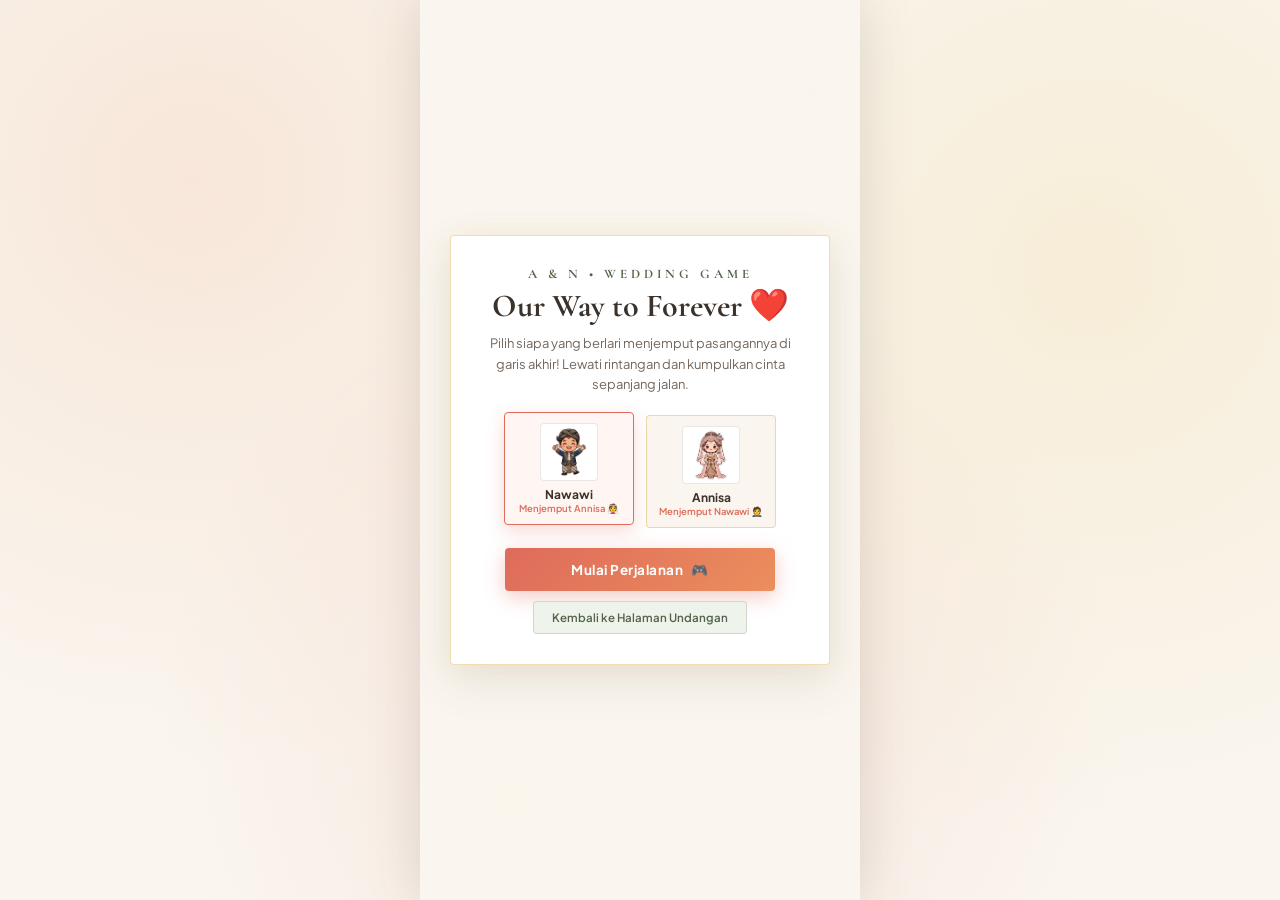
<file: platformer.html>
<!doctype html>
<html lang="id">

<head>
  <meta charset="UTF-8" />
  <meta name="viewport" content="width=device-width, initial-scale=1.0, maximum-scale=1.0, user-scalable=no" />
  <meta name="description" content="Our Way to Forever ❤️ - Wedding Platformer Game Annisa & Nawawi (Portrait Mobile)" />
  <title>Our Way to Forever ❤️ | Wedding Platformer Game</title>

  <!-- Google Fonts: Elegant Wedding & Modern Game Typography -->
  <link rel="preconnect" href="https://fonts.googleapis.com" />
  <link rel="preconnect" href="https://fonts.gstatic.com" crossorigin />
  <link
    href="https://fonts.googleapis.com/css2?family=Cormorant+Garamond:ital,wght@0,600;0,700;1,400;1,600&family=Plus+Jakarta+Sans:wght@400;500;600;700;800&family=Alex+Brush&display=swap"
    rel="stylesheet" />

  <style>
    /* ==========================================================================
       SUNLIT GARDEN WEDDING PALETTE & PORTRAIT MOBILE STYLES
       ========================================================================== */
    :root {
      --coral-blush: #DE6B5B;
      --coral-deep: #C45142;
      --apricot: #EB8E5D;
      --apricot-light: #FCE6DA;
      --butter-yellow: #EAC46E;
      --butter-soft: #FDF4DF;
      --blush-pink: #F2C4CE;
      --cream: #FAF6EF;
      --cream-paper: #FDFBF7;
      --cream-card: #FFFFFF;
      --sage-green: #7E8F73;
      --sage-light: #EEF3EC;
      --sage-deep: #54644B;
      --warm-charcoal: #3A322B;
      --warm-earth: #4F433A;
      --text-muted: #73675E;
      --border-gold: rgba(220, 168, 66, 0.4);
      --border-coral: rgba(222, 107, 91, 0.35);
      --border-sage: rgba(126, 143, 115, 0.28);
      --border-light: rgba(115, 103, 94, 0.15);
      --font-serif: "Cormorant Garamond", Georgia, serif;
      --font-sans: "Plus Jakarta Sans", -apple-system, sans-serif;
      --font-script: "Alex Brush", cursive;
    }

    * {
      margin: 0;
      padding: 0;
      box-sizing: border-box;
      -webkit-tap-highlight-color: transparent;
      user-select: none;
      -webkit-user-select: none;
    }

    html,
    body {
      width: 100%;
      height: 100%;
      overflow: hidden;
      background-color: #F3ECE1;
      font-family: var(--font-sans);
      color: var(--warm-charcoal);
      touch-action: none; /* Prevent accidental mobile scrolling */
      display: flex;
      align-items: center;
      justify-content: center;
    }

    /* Ambient Warm Glow behind Game Frame */
    .bg-ambient {
      position: fixed;
      inset: 0;
      background: 
        radial-gradient(circle at 15% 20%, rgba(235, 142, 93, 0.15) 0%, transparent 45%),
        radial-gradient(circle at 85% 30%, rgba(234, 196, 110, 0.18) 0%, transparent 45%),
        radial-gradient(circle at 50% 80%, rgba(222, 107, 91, 0.12) 0%, transparent 50%),
        #FAF6EF;
      z-index: 0;
    }

    /* Game Master Frame - Strict Portrait Phone Form Factor */
    .game-shell {
      position: relative;
      width: 100%;
      max-width: 440px; /* Portrait Phone Width */
      height: 100%;
      max-height: 100dvh;
      display: flex;
      flex-direction: column;
      background: #FAF6EF;
      box-shadow: 0 0 50px rgba(90, 70, 55, 0.18);
      z-index: 1;
      overflow: hidden;
    }

    /* Top HUD Navigation & Stats */
    .game-hud {
      position: absolute;
      top: 0;
      left: 0;
      right: 0;
      height: 64px;
      padding: 10px 14px;
      display: flex;
      align-items: center;
      justify-content: space-between;
      gap: 8px;
      z-index: 20;
      pointer-events: none;
    }

    .hud-element {
      pointer-events: auto;
    }

    /* Score Badge */
    .hud-score-badge {
      display: inline-flex;
      align-items: center;
      gap: 5px;
      padding: 6px 12px;
      background: rgba(255, 255, 255, 0.94);
      border: 1px solid var(--border-gold);
      border-radius: 4px;
      box-shadow: 0 4px 12px rgba(90, 70, 55, 0.08);
      font-size: 13px;
      font-weight: 700;
      color: var(--warm-charcoal);
    }

    .score-icon {
      color: var(--coral-blush);
      font-size: 15px;
      animation: heartPulse 1.4s infinite ease-in-out;
    }

    @keyframes heartPulse {
      0%, 100% { transform: scale(1); }
      50% { transform: scale(1.22); }
    }

    /* Level Progress Center Bar */
    .hud-progress-wrap {
      flex: 1;
      max-width: 190px;
      display: flex;
      flex-direction: column;
      align-items: center;
      gap: 3px;
    }

    .level-label {
      font-size: 10px;
      font-weight: 700;
      letter-spacing: 1px;
      text-transform: uppercase;
      color: var(--coral-blush);
      white-space: nowrap;
      overflow: hidden;
      text-overflow: ellipsis;
      max-width: 100%;
    }

    .progress-track {
      width: 100%;
      height: 8px;
      background: rgba(255, 255, 255, 0.85);
      border: 1px solid var(--border-coral);
      border-radius: 4px;
      position: relative;
      overflow: hidden;
      box-shadow: inset 0 1px 3px rgba(0, 0, 0, 0.08);
    }

    .progress-fill {
      position: absolute;
      left: 0;
      top: 0;
      bottom: 0;
      width: 0%;
      background: linear-gradient(90deg, #DE6B5B, #EB8E5D, #EAC46E);
      border-radius: 3px;
      transition: width 0.15s ease-out;
    }

    /* Right Action Buttons */
    .hud-actions {
      display: flex;
      align-items: center;
      gap: 6px;
    }

    .hud-btn {
      width: 36px;
      height: 36px;
      border-radius: 4px;
      background: rgba(255, 255, 255, 0.94);
      border: 1px solid var(--border-gold);
      color: var(--warm-charcoal);
      font-size: 14px;
      display: flex;
      align-items: center;
      justify-content: center;
      cursor: pointer;
      box-shadow: 0 4px 12px rgba(90, 70, 55, 0.08);
      transition: all 0.2s ease;
    }

    .hud-btn:active {
      transform: scale(0.92);
      background: var(--butter-soft);
    }

    /* Primary Game Canvas Viewport */
    .canvas-wrapper {
      flex: 1;
      position: relative;
      width: 100%;
      height: 100%;
      overflow: hidden;
    }

    #platformerCanvas {
      display: block;
      width: 100%;
      height: 100%;
      touch-action: none;
    }

    /* ==========================================================================
       OVERLAYS, MODALS & STORY CARDS
       ========================================================================== */
    .game-overlay {
      position: absolute;
      inset: 0;
      background: rgba(250, 246, 239, 0.96);
      backdrop-filter: blur(10px);
      -webkit-backdrop-filter: blur(10px);
      display: flex;
      flex-direction: column;
      align-items: center;
      justify-content: center;
      padding: 20px;
      text-align: center;
      z-index: 50;
      transition: opacity 0.35s ease, visibility 0.35s ease;
    }

    .game-overlay.hidden {
      opacity: 0;
      visibility: hidden;
      pointer-events: none;
    }

    .stationery-card {
      width: 100%;
      max-width: 380px;
      background: #FFFFFF;
      border: 1.5px solid var(--border-gold);
      border-radius: 4px;
      padding: 30px 20px;
      box-shadow: 0 16px 45px rgba(90, 70, 55, 0.12), 0 0 25px rgba(234, 196, 110, 0.15);
      position: relative;
      display: flex;
      flex-direction: column;
      align-items: center;
      animation: cardEntrance 0.5s cubic-bezier(0.16, 1, 0.3, 1);
    }

    @keyframes cardEntrance {
      0% { opacity: 0; transform: translateY(20px) scale(0.96); }
      100% { opacity: 1; transform: translateY(0) scale(1); }
    }

    .card-monogram {
      font-family: var(--font-serif);
      font-size: 13px;
      letter-spacing: 4px;
      color: var(--sage-deep);
      font-weight: 700;
      margin-bottom: 6px;
    }

    .card-title {
      font-family: var(--font-serif);
      font-size: clamp(26px, 6.5vw, 32px);
      font-weight: 700;
      color: var(--warm-charcoal);
      line-height: 1.15;
      margin-bottom: 8px;
    }

    .card-subtitle {
      font-size: 13px;
      line-height: 1.6;
      color: var(--text-muted);
      margin-bottom: 20px;
      max-width: 320px;
    }

    /* Character Selection (Choose Groom or Bride runner) */
    .character-picker {
      display: flex;
      gap: 12px;
      margin-bottom: 20px;
      width: 100%;
      justify-content: center;
    }

    .char-choice {
      flex: 1;
      max-width: 130px;
      background: #FAF6EF;
      border: 1.5px solid var(--border-gold);
      border-radius: 4px;
      padding: 10px 8px;
      cursor: pointer;
      display: flex;
      flex-direction: column;
      align-items: center;
      transition: all 0.25s ease;
    }

    .char-choice.selected {
      background: #FFF6F3;
      border-color: var(--coral-blush);
      box-shadow: 0 6px 18px rgba(222, 107, 91, 0.25);
      transform: translateY(-3px);
    }

    .char-avatar-box {
      width: 58px;
      height: 58px;
      border-radius: 4px;
      overflow: hidden;
      margin-bottom: 6px;
      background: #FFFFFF;
      border: 1px solid var(--border-light);
    }

    .char-avatar-box img {
      width: 100%;
      height: 100%;
      object-fit: cover;
    }

    .char-choice-name {
      font-size: 12px;
      font-weight: 700;
      color: var(--warm-charcoal);
    }

    .char-choice-sub {
      font-size: 9.5px;
      color: var(--coral-blush);
      font-weight: 600;
    }

    /* Buttons */
    .game-btn-primary {
      width: 100%;
      max-width: 270px;
      padding: 13px 24px;
      border-radius: 4px;
      background: linear-gradient(135deg, #DE6B5B 0%, #EB8E5D 100%);
      border: none;
      color: #FFFFFF;
      font-family: var(--font-sans);
      font-size: 13.5px;
      font-weight: 700;
      letter-spacing: 0.5px;
      cursor: pointer;
      box-shadow: 0 6px 20px rgba(222, 107, 91, 0.35);
      transition: all 0.25s ease;
      display: inline-flex;
      align-items: center;
      justify-content: center;
      gap: 8px;
      text-decoration: none;
    }

    .game-btn-primary:hover {
      background: linear-gradient(135deg, #EB8E5D 0%, #EAC46E 100%);
      transform: translateY(-2px);
      box-shadow: 0 10px 25px rgba(222, 107, 91, 0.45);
    }

    .game-btn-primary:active {
      transform: scale(0.98);
    }

    .game-btn-secondary {
      margin-top: 10px;
      padding: 8px 18px;
      border-radius: 4px;
      background: var(--sage-light);
      border: 1px solid var(--border-sage);
      color: var(--sage-deep);
      font-size: 11.5px;
      font-weight: 600;
      cursor: pointer;
      text-decoration: none;
      transition: all 0.2s ease;
    }

    .game-btn-secondary:hover {
      background: var(--sage-deep);
      color: #FFFFFF;
    }

    /* In-Game Touch Tap Tutorial Banner */
    .tutorial-hint {
      position: absolute;
      bottom: 80px;
      left: 50%;
      transform: translateX(-50%);
      background: rgba(255, 255, 255, 0.95);
      backdrop-filter: blur(8px);
      border: 1px solid var(--border-coral);
      border-radius: 4px;
      padding: 10px 16px;
      display: flex;
      align-items: center;
      gap: 10px;
      box-shadow: 0 8px 24px rgba(90, 70, 55, 0.15);
      pointer-events: none;
      z-index: 30;
      animation: hintFloat 2s infinite ease-in-out;
      transition: opacity 0.4s ease;
      white-space: nowrap;
    }

    @keyframes hintFloat {
      0%, 100% { transform: translateX(-50%) translateY(0); }
      50% { transform: translateX(-50%) translateY(-6px); }
    }

    .tap-hand-icon {
      font-size: 24px;
      animation: fingerTap 1.2s infinite ease-in-out;
    }

    @keyframes fingerTap {
      0%, 100% { transform: scale(1) translateY(0); }
      50% { transform: scale(0.85) translateY(4px); }
    }

    .hint-title {
      font-size: 11.5px;
      font-weight: 800;
      color: var(--coral-blush);
      letter-spacing: 0.5px;
    }

    .hint-sub {
      font-size: 10px;
      color: var(--text-muted);
    }

    /* Floating Story Quotes */
    .story-toast {
      position: absolute;
      top: 75px;
      left: 50%;
      transform: translateX(-50%) translateY(-20px);
      background: rgba(255, 255, 255, 0.96);
      border: 1px solid var(--border-gold);
      border-radius: 4px;
      padding: 8px 16px;
      box-shadow: 0 10px 30px rgba(90, 70, 55, 0.12);
      text-align: center;
      opacity: 0;
      pointer-events: none;
      z-index: 30;
      transition: all 0.5s cubic-bezier(0.16, 1, 0.3, 1);
      width: calc(100% - 32px);
    }

    .story-toast.show {
      opacity: 1;
      transform: translateX(-50%) translateY(0);
    }

    .story-toast p {
      font-family: var(--font-serif);
      font-size: 13.5px;
      font-style: italic;
      color: var(--warm-charcoal);
      line-height: 1.4;
    }

    /* Ending Celebrations */
    .ending-quote {
      font-family: var(--font-serif);
      font-size: 16px;
      font-style: italic;
      color: var(--coral-blush);
      margin: 8px 0 18px;
    }

    .stats-summary {
      display: flex;
      gap: 12px;
      margin-bottom: 20px;
    }

    .stat-box {
      padding: 6px 14px;
      background: var(--butter-soft);
      border: 1px solid var(--border-gold);
      border-radius: 4px;
      display: flex;
      flex-direction: column;
      align-items: center;
    }

    .stat-num {
      font-size: 17px;
      font-weight: 800;
      color: var(--warm-charcoal);
    }

    .stat-label {
      font-size: 9.5px;
      font-weight: 700;
      text-transform: uppercase;
      color: var(--text-muted);
      letter-spacing: 0.5px;
    }
  </style>
</head>

<body>
  <!-- Ambient Warm Glow Background -->
  <div class="bg-ambient"></div>

  <!-- Game Shell (Strict Mobile-First Portrait Viewport) -->
  <div class="game-shell">

    <!-- Top HUD Bar -->
    <header class="game-hud" aria-label="Game Heads Up Display">
      <!-- Left: Score Badge -->
      <div class="hud-element hud-score-badge">
        <span class="score-icon">❤️</span>
        <span id="scoreDisplay">0</span>
      </div>

      <!-- Center: Level Indicator & Progress Bar -->
      <div class="hud-element hud-progress-wrap">
        <span class="level-label" id="levelNameBadge">Level 1 — First Meet 🎮</span>
        <div class="progress-track">
          <div class="progress-fill" id="progressFillBar"></div>
        </div>
      </div>

      <!-- Right: Sound Toggle & Pause Buttons -->
      <div class="hud-element hud-actions">
        <button class="hud-btn" id="soundToggleBtn" aria-label="Toggle Sound" title="Sound FX">🔊</button>
        <button class="hud-btn" id="pauseBtn" aria-label="Pause Game" title="Pause">⏸</button>
      </div>
    </header>

    <!-- Canvas Play Area -->
    <main class="canvas-wrapper" id="canvasWrapper">
      <canvas id="platformerCanvas"></canvas>

      <!-- First Tap Tutorial Banner -->
      <div class="tutorial-hint" id="tutorialHint">
        <span class="tap-hand-icon">👆</span>
        <div class="hint-text">
          <div class="hint-title">TAP UNTUK LOMPAT • HINDARI JURANG ✨</div>
          <div class="hint-sub">Double tap untuk lompat lebih tinggi!</div>
        </div>
      </div>

      <!-- Story Banner Toast -->
      <div class="story-toast" id="storyToast">
        <p id="storyToastText">"Every love story has a beginning..."</p>
      </div>
    </main>

    <!-- ==========================================================================
         MODALS & OVERLAYS
         ========================================================================== -->

    <!-- 1. START GAME MODAL (WITH RUNNER SELECTION) -->
    <div class="game-overlay" id="startModal">
      <div class="stationery-card">
        <span class="card-monogram">A &amp; N • WEDDING GAME</span>
        <h1 class="card-title">Our Way to Forever ❤️</h1>
        <p class="card-subtitle">
          Pilih siapa yang berlari menjemput pasangannya di garis akhir! Lewati rintangan dan kumpulkan cinta sepanjang jalan.
        </p>

        <!-- Character Selection Picker -->
        <div class="character-picker">
          <div class="char-choice selected" id="pickGroom" data-char="groom" title="Nawawi Berlari">
            <div class="char-avatar-box">
              <img src="assets/cartoon-groom.png" alt="Groom" />
            </div>
            <span class="char-choice-name">Nawawi</span>
            <span class="char-choice-sub">Menjemput Annisa 👰</span>
          </div>

          <div class="char-choice" id="pickBride" data-char="bride" title="Annisa Berlari">
            <div class="char-avatar-box">
              <img src="assets/cartoon-bride.png" alt="Bride" />
            </div>
            <span class="char-choice-name">Annisa</span>
            <span class="char-choice-sub">Menjemput Nawawi 🤵</span>
          </div>
        </div>

        <button class="game-btn-primary" id="startBtn">
          <span>Mulai Perjalanan</span>
          <span>🎮</span>
        </button>

        <a href="index.html" class="game-btn-secondary">Kembali ke Halaman Undangan</a>
      </div>
    </div>

    <!-- 2. GAME OVER / OBSTACLE MODAL -->
    <div class="game-overlay hidden" id="gameOverModal">
      <div class="stationery-card">
        <span style="font-size: 38px; margin-bottom: 6px;">💔</span>
        <h2 class="card-title">Oops! Cinta Punya Rintangan</h2>
        <p class="card-subtitle">
          "Setiap rintangan menguatkan langkah kita. Lanjutkan dari titik pemeriksaan terakhir!" ❤️
        </p>

        <button class="game-btn-primary" id="retryBtn">
          <span>Lanjutkan dari Checkpoint</span>
          <span>↺</span>
        </button>

        <a href="index.html" class="game-btn-secondary">Kembali ke Undangan</a>
      </div>
    </div>

    <!-- 3. LEVEL COMPLETE MODAL -->
    <div class="game-overlay hidden" id="levelCompleteModal">
      <div class="stationery-card">
        <span style="font-size: 36px; margin-bottom: 6px;">🌸</span>
        <h2 class="card-title" id="completeTitle">Kalian Bertemu! ❤️</h2>
        <p class="card-subtitle" id="completeText">
          Perjalanan cinta berlanjut ke tahap berikutnya yang semakin dekat menuju pelaminan...
        </p>

        <button class="game-btn-primary" id="nextLevelBtn">
          <span>Lanjut ke Level Berikutnya</span>
          <span>➜</span>
        </button>
      </div>
    </div>

    <!-- 4. PAUSE MODAL -->
    <div class="game-overlay hidden" id="pauseModal">
      <div class="stationery-card">
        <span style="font-size: 34px; margin-bottom: 6px;">☕</span>
        <h2 class="card-title">Permainan Dijeda</h2>
        <p class="card-subtitle">Tarik napas sejenak sebelum melanjutkan langkahmu...</p>

        <button class="game-btn-primary" id="resumeBtn">
          <span>Lanjutkan Permainan</span>
          <span>▶</span>
        </button>

        <a href="index.html" class="game-btn-secondary">Keluar ke Undangan</a>
      </div>
    </div>

    <!-- 5. FINAL ENDING / VICTORY MODAL -->
    <div class="game-overlay hidden" id="endingModal">
      <div class="stationery-card">
        <span style="font-size: 42px; margin-bottom: 6px;">💍</span>
        <h1 class="card-title" style="color: var(--coral-blush);">WE MADE IT! ❤️</h1>
        <p class="card-subtitle" style="margin-bottom: 6px;">
          "And now, our next adventure begins..."
        </p>
        <p class="ending-quote">
          Dua insan telah bersatu dalam janji suci cinta abadi.
        </p>

        <div class="stats-summary">
          <div class="stat-box">
            <span class="stat-num" id="finalScoreVal">0</span>
            <span class="stat-label">Total Cinta</span>
          </div>
          <div class="stat-box">
            <span class="stat-num">3 / 3</span>
            <span class="stat-label">Level Tuntas</span>
          </div>
        </div>

        <a href="index.html?opened=true" class="game-btn-primary" id="openInvitationBtn">
          <span>BUKA UNDANGAN PERNIKAHAN 💌</span>
        </a>

        <button class="game-btn-secondary" id="playAgainBtn">Main Ulang Dari Awal</button>
      </div>
    </div>

  </div>

  <!-- ==========================================================================
       MODULAR GAME JAVASCRIPT LOGIC (PORTRAIT MOBILE-FIRST)
       ========================================================================== */
  -->
  <script>
    /* ==========================================================================
       1. GAME CONFIGURATION (EASILY CUSTOMIZABLE)
       ========================================================================== */
    const CONFIG = {
      // Physics tuned specifically for Portrait view
      PLAYER_SPEED: 4.6,            // Auto-run horizontal speed (px/frame)
      JUMP_FORCE: -12.4,            // Jump impulse (high vertical clearance)
      DOUBLE_JUMP_FORCE: -10.8,     // Second jump impulse
      STOMP_BOUNCE_FORCE: -10.5,    // Bounce force when stomping on enemy (Mario style)
      GRAVITY: 0.58,                // Downward acceleration
      MAX_FALL_SPEED: 14,           // Terminal falling speed
      ALLOW_DOUBLE_JUMP: true,      // Double jump enabled

      // Collectible Scores
      COLLECTIBLE_SCORE: {
        heart: 10,
        flower: 15,
        letter: 20,
        memory: 25,
        ring: 50,
      },
      ENEMY_STOMP_SCORE: 50,        // Bonus for stomping an enemy

      // Destination URL for "OPEN WEDDING INVITATION" button
      WEDDING_INVITATION_URL: "index.html?opened=true",

      // Audio volume
      SFX_VOLUME: 0.28,
    };

    /* ==========================================================================
       2. EXTENDED LEVEL DATA CONFIGURATION (LONGER LEVELS ~45-75s)
       Includes stompable enemies, high platforms, checkpoints, and partner at end!
       ========================================================================== */
    const LEVEL_DATA = [
      // ------------------------------------------------------------------------
      // LEVEL 1 — FIRST MEET 🎮 (~5400px length, ~45s)
      // ------------------------------------------------------------------------
      {
        id: 1,
        title: "Level 1 — First Meet 🎮",
        bannerText: "Every love story has a beginning... Somehow, ours started with a game. 🎮",
        theme: "digital",
        totalLength: 5400,
        skyGrad: ["#F9F4EC", "#F4E8D8", "#EEDCC8"],
        groundY: 620,
        checkpoints: [1500, 3300], // Safe, spacious clearings!
        platforms: [
          { x: 320, y: 520, w: 160, h: 22 },
          { x: 560, y: 440, w: 180, h: 22 },
          { x: 840, y: 480, w: 170, h: 22 },
          { x: 1140, y: 400, w: 210, h: 22 },

          // Section 2 after Checkpoint 1 (cp at 1500)
          { x: 2160, y: 510, w: 180, h: 22 },
          { x: 2460, y: 430, w: 200, h: 22 },
          { x: 2760, y: 360, w: 180, h: 22 },
          { x: 3040, y: 450, w: 190, h: 22 },

          // Section 3 after Checkpoint 2 (cp at 3300)
          { x: 3960, y: 500, w: 190, h: 22 },
          { x: 4260, y: 420, w: 210, h: 22 },
          { x: 4560, y: 400, w: 220, h: 22 },
          { x: 4840, y: 480, w: 200, h: 22 },
          { x: 5080, y: 530, w: 280, h: 24 }, // Finish dais
        ],
        gaps: [
          { x: 860, w: 130 },
          { x: 2160, w: 140 },
          { x: 3040, w: 150 },
          { x: 4260, w: 160 },
        ],
        enemies: [],
        collectibles: [
          { x: 200, y: 580, type: "heart" },
          { x: 380, y: 480, type: "flower" },
          { x: 620, y: 400, type: "heart" },
          { x: 920, y: 440, type: "memory" },
          { x: 1240, y: 360, type: "ring" },
          { x: 1620, y: 560, type: "heart" },
          { x: 1840, y: 560, type: "letter" },
          { x: 2460, y: 320, type: "ring" },
          { x: 2760, y: 410, type: "flower" },
          { x: 3420, y: 560, type: "heart" },
          { x: 3660, y: 560, type: "memory" },
          { x: 4060, y: 380, type: "letter" },
          { x: 4360, y: 440, type: "flower" },
          { x: 4660, y: 360, type: "ring" },
          { x: 4880, y: 440, type: "heart" },
        ],
        obstacles: [
          { x: 700, y: 592, type: "rock" },
          { x: 2500, y: 592, type: "broken_heart" }, // 1000px after CP 1 (1500)
          { x: 3750, y: 592, type: "rock" },         // 450px after CP 2 (3300)
          { x: 4600, y: 592, type: "broken_heart" },
        ],
      },

      // ------------------------------------------------------------------------
      // LEVEL 2 — FALLING IN LOVE ❤️ (~6200px length, ~55s)
      // ------------------------------------------------------------------------
      {
        id: 2,
        title: "Level 2 — Falling in Love ❤️",
        bannerText: "From playing together... to becoming each other's favorite person. ❤️",
        theme: "romantic-garden",
        totalLength: 6200,
        skyGrad: ["#FDF7EE", "#FCECDD", "#F9DEC9"],
        groundY: 620,
        checkpoints: [1600, 3600],
        platforms: [
          { x: 300, y: 510, w: 180, h: 22 },
          { x: 560, y: 430, w: 200, h: 22 },
          { x: 840, y: 360, w: 180, h: 22 }, // Upper route
          { x: 1120, y: 440, w: 210, h: 22 },

          // Section 2 (after cp1 at 1600)
          { x: 2200, y: 510, w: 200, h: 22 },
          { x: 2500, y: 420, w: 220, h: 22 },
          { x: 2800, y: 350, w: 200, h: 22 }, // High heart plateau
          { x: 3100, y: 430, w: 210, h: 22 },

          // Section 3 (after cp2 at 3600)
          { x: 4200, y: 510, w: 200, h: 22 },
          { x: 4500, y: 430, w: 210, h: 22 },
          { x: 4800, y: 350, w: 210, h: 22 },
          { x: 5100, y: 420, w: 220, h: 22 },
          { x: 5400, y: 490, w: 210, h: 22 },
          { x: 5850, y: 520, w: 320, h: 24 }, // Finish dais
        ],
        gaps: [
          { x: 580, w: 140 },
          { x: 1260, w: 140 },
          { x: 2200, w: 150 },
          { x: 3100, w: 150 },
          { x: 4200, w: 150 },
          { x: 5400, w: 150 },
        ],
        enemies: [],
        collectibles: [
          { x: 220, y: 580, type: "flower" },
          { x: 360, y: 470, type: "heart" },
          { x: 640, y: 390, type: "memory" },
          { x: 920, y: 320, type: "ring" },
          { x: 1720, y: 560, type: "flower" },
          { x: 1940, y: 560, type: "letter" },
          { x: 2500, y: 380, type: "memory" },
          { x: 2800, y: 310, type: "ring" },
          { x: 3740, y: 560, type: "heart" },
          { x: 3960, y: 560, type: "letter" },
          { x: 4500, y: 390, type: "flower" },
          { x: 4800, y: 310, type: "ring" },
          { x: 5100, y: 380, type: "heart" },
          { x: 5560, y: 380, type: "ring" },
        ],
        obstacles: [
          { x: 440, y: 592, type: "rock" },
          { x: 980, y: 592, type: "broken_heart" },
          { x: 2600, y: 592, type: "rain_cloud" }, // 1000px after CP 1 (1600)
          { x: 4650, y: 592, type: "rock" },       // 1050px after CP 2 (3600)
          { x: 5250, y: 592, type: "broken_heart" },
        ],
      },

      // ------------------------------------------------------------------------
      // LEVEL 3 — FOREVER 💍 (~7200px length, ~65-75s)
      // Sunset Golden Hour, Wedding Gazebo & Altar, Romantic Grand Climax!
      // ------------------------------------------------------------------------
      {
        id: 3,
        title: "Level 3 — Forever 💍",
        bannerText: "From love... to forever. 💍",
        theme: "wedding-sunset",
        totalLength: 7200,
        skyGrad: ["#FFF3E2", "#FCE0CB", "#F4C4AF"],
        groundY: 620,
        checkpoints: [2100, 4400],
        platforms: [
          { x: 320, y: 510, w: 190, h: 22 },
          { x: 600, y: 430, w: 210, h: 22 },
          { x: 900, y: 360, w: 200, h: 22 }, // High golden cloud
          { x: 1200, y: 430, w: 220, h: 22 },
          { x: 1520, y: 500, w: 200, h: 22 },

          // Section 2 (after cp1 at 2100)
          { x: 2750, y: 510, w: 210, h: 22 },
          { x: 3050, y: 430, w: 220, h: 22 },
          { x: 3350, y: 350, w: 220, h: 22 }, // Golden ring plateau
          { x: 3650, y: 430, w: 220, h: 22 },
          { x: 3950, y: 500, w: 210, h: 22 },

          // Section 3 (after cp2 at 4400)
          { x: 5100, y: 510, w: 220, h: 22 },
          { x: 5400, y: 430, w: 230, h: 22 },
          { x: 5720, y: 360, w: 230, h: 22 },
          { x: 6040, y: 430, w: 240, h: 22 },
          { x: 6360, y: 490, w: 230, h: 22 },
          { x: 6760, y: 520, w: 420, h: 26 }, // Grand Wedding Gazebo Altar!
        ],
        gaps: [
          { x: 620, w: 150 },
          { x: 1220, w: 160 },
          { x: 1780, w: 160 },
          { x: 2750, w: 160 },
          { x: 3650, w: 160 },
          { x: 5100, w: 160 },
          { x: 6040, w: 160 },
        ],
        enemies: [],
        collectibles: [
          { x: 220, y: 580, type: "heart" },
          { x: 400, y: 470, type: "flower" },
          { x: 700, y: 390, type: "ring" },
          { x: 1000, y: 320, type: "letter" },
          { x: 2200, y: 560, type: "heart" },
          { x: 2420, y: 560, type: "flower" },
          { x: 3050, y: 390, type: "letter" },
          { x: 3350, y: 310, type: "ring" },
          { x: 4520, y: 560, type: "ring" },
          { x: 4740, y: 560, type: "heart" },
          { x: 5400, y: 390, type: "ring" },
          { x: 5720, y: 320, type: "flower" },
          { x: 6480, y: 450, type: "heart" },
          { x: 6860, y: 480, type: "ring" },
        ],
        obstacles: [
          { x: 480, y: 592, type: "rain_cloud" },
          { x: 1080, y: 592, type: "rock" },
          { x: 1560, y: 592, type: "broken_heart" },
          { x: 3000, y: 592, type: "rain_cloud" }, // 900px after CP 1 (2100)
          { x: 4050, y: 592, type: "rock" },
          { x: 5400, y: 592, type: "rain_cloud" }, // 1000px after CP 2 (4400)
          { x: 5900, y: 592, type: "broken_heart" },
        ],
      },
    ];

    /* ==========================================================================
       3. PROCEDURAL SYNTHESIZED SOUND FX
       ========================================================================== */
    class SoundEngine {
      constructor() {
        this.ctx = null;
        this.muted = false;
      }

      init() {
        if (!this.ctx) {
          const AudioContextClass = window.AudioContext || window.webkitAudioContext;
          if (AudioContextClass) {
            this.ctx = new AudioContextClass();
          }
        }
        if (this.ctx && this.ctx.state === "suspended") {
          this.ctx.resume();
        }
      }

      playJump() {
        if (this.muted || !this.ctx) return;
        const now = this.ctx.currentTime;
        const osc = this.ctx.createOscillator();
        const gain = this.ctx.createGain();

        osc.type = "sine";
        osc.frequency.setValueAtTime(320, now);
        osc.frequency.exponentialRampToValueAtTime(640, now + 0.12);

        gain.gain.setValueAtTime(CONFIG.SFX_VOLUME * 0.8, now);
        gain.gain.exponentialRampToValueAtTime(0.01, now + 0.14);

        osc.connect(gain);
        gain.connect(this.ctx.destination);
        osc.start(now);
        osc.stop(now + 0.15);
      }

      playDoubleJump() {
        if (this.muted || !this.ctx) return;
        const now = this.ctx.currentTime;
        const osc = this.ctx.createOscillator();
        const gain = this.ctx.createGain();

        osc.type = "triangle";
        osc.frequency.setValueAtTime(540, now);
        osc.frequency.exponentialRampToValueAtTime(920, now + 0.15);

        gain.gain.setValueAtTime(CONFIG.SFX_VOLUME * 0.9, now);
        gain.gain.exponentialRampToValueAtTime(0.01, now + 0.16);

        osc.connect(gain);
        gain.connect(this.ctx.destination);
        osc.start(now);
        osc.stop(now + 0.17);
      }

      playStomp() {
        if (this.muted || !this.ctx) return;
        const now = this.ctx.currentTime;
        const osc = this.ctx.createOscillator();
        const gain = this.ctx.createGain();

        // Mario-style spring bounce sound
        osc.type = "sine";
        osc.frequency.setValueAtTime(240, now);
        osc.frequency.exponentialRampToValueAtTime(800, now + 0.15);

        gain.gain.setValueAtTime(CONFIG.SFX_VOLUME * 1.1, now);
        gain.gain.exponentialRampToValueAtTime(0.01, now + 0.2);

        osc.connect(gain);
        gain.connect(this.ctx.destination);
        osc.start(now);
        osc.stop(now + 0.22);
      }

      playCollect(type) {
        if (this.muted || !this.ctx) return;
        const now = this.ctx.currentTime;
        const osc = this.ctx.createOscillator();
        const gain = this.ctx.createGain();

        const baseFreq = type === "ring" ? 920 : (type === "heart" ? 680 : 540);
        osc.type = type === "ring" ? "sine" : "triangle";
        osc.frequency.setValueAtTime(baseFreq, now);
        osc.frequency.exponentialRampToValueAtTime(baseFreq * 1.5, now + 0.14);

        gain.gain.setValueAtTime(CONFIG.SFX_VOLUME, now);
        gain.gain.exponentialRampToValueAtTime(0.01, now + 0.22);

        osc.connect(gain);
        gain.connect(this.ctx.destination);
        osc.start(now);
        osc.stop(now + 0.23);
      }

      playHitObstacle() {
        if (this.muted || !this.ctx) return;
        const now = this.ctx.currentTime;
        const osc = this.ctx.createOscillator();
        const gain = this.ctx.createGain();

        osc.type = "sawtooth";
        osc.frequency.setValueAtTime(180, now);
        osc.frequency.linearRampToValueAtTime(80, now + 0.18);

        gain.gain.setValueAtTime(CONFIG.SFX_VOLUME * 0.7, now);
        gain.gain.linearRampToValueAtTime(0.01, now + 0.2);

        osc.connect(gain);
        gain.connect(this.ctx.destination);
        osc.start(now);
        osc.stop(now + 0.21);
      }

      playLevelFanfare() {
        if (this.muted || !this.ctx) return;
        const notes = [523.25, 659.25, 783.99, 1046.50];
        notes.forEach((freq, idx) => {
          const startTime = this.ctx.currentTime + idx * 0.08;
          const osc = this.ctx.createOscillator();
          const gain = this.ctx.createGain();

          osc.type = "sine";
          osc.frequency.setValueAtTime(freq, startTime);

          gain.gain.setValueAtTime(CONFIG.SFX_VOLUME, startTime);
          gain.gain.exponentialRampToValueAtTime(0.01, startTime + 0.4);

          osc.connect(gain);
          gain.connect(this.ctx.destination);
          osc.start(startTime);
          osc.stop(startTime + 0.45);
        });
      }
    }

    /* ==========================================================================
       4. MAIN GAME CLASS (PORTRAIT OPTIMIZED)
       ========================================================================== */
    class WeddingPortraitPlatformer {
      constructor() {
        this.canvas = document.getElementById("platformerCanvas");
        this.ctx = this.canvas.getContext("2d");
        this.wrapper = document.getElementById("canvasWrapper");

        // Audio System
        this.sound = new SoundEngine();

        // UI references
        this.ui = {
          score: document.getElementById("scoreDisplay"),
          levelName: document.getElementById("levelNameBadge"),
          progressFill: document.getElementById("progressFillBar"),
          soundBtn: document.getElementById("soundToggleBtn"),
          pauseBtn: document.getElementById("pauseBtn"),
          tutorialHint: document.getElementById("tutorialHint"),
          storyToast: document.getElementById("storyToast"),
          storyToastText: document.getElementById("storyToastText"),
          startModal: document.getElementById("startModal"),
          gameOverModal: document.getElementById("gameOverModal"),
          levelCompleteModal: document.getElementById("levelCompleteModal"),
          pauseModal: document.getElementById("pauseModal"),
          endingModal: document.getElementById("endingModal"),
          finalScore: document.getElementById("finalScoreVal"),
          completeTitle: document.getElementById("completeTitle"),
          completeText: document.getElementById("completeText"),
        };

        // Active Player Character Selection: "groom" (Nawawi) or "bride" (Annisa)
        this.selectedRunner = "groom"; // If groom, bride is at finish; if bride, groom is at finish!

        // Game State Variables
        this.gameState = "TITLE"; // TITLE, PLAYING, PAUSED, GAMEOVER, LEVEL_COMPLETE, ENDING
        this.currentLevelIdx = 0;
        this.score = 0;
        this.hasShownTutorial = false;
        this.animationId = null;

        // Checkpoint X coordinate within current level
        this.lastCheckpointX = 80;

        // Virtual Coordinate Dimensions for Strict Portrait (9:16 ratio)
        this.V_WIDTH = 420;
        this.V_HEIGHT = 720;
        this.scale = 1;

        // Camera Tracking
        this.cameraX = 0;

        // Player Physical Entity
        this.player = {
          x: 80,
          y: 540,
          w: 40,
          h: 54,
          vx: CONFIG.PLAYER_SPEED,
          vy: 0,
          isGrounded: false,
          canDoubleJump: true,
          coyoteFrames: 0,
          animFrame: 0,
          invulnerableFrames: 0,
        };

        // Active Level Dynamic Entities
        this.platforms = [];
        this.gaps = [];
        this.enemies = [];
        this.collectibles = [];
        this.obstacles = [];
        this.checkpoints = [];
        this.particles = [];
        this.floatingTexts = [];

        // Preload Cartoon Character Assets
        this.groomImg = new Image();
        this.groomImg.src = "assets/cartoon-groom.png";

        this.brideImg = new Image();
        this.brideImg.src = "assets/cartoon-bride.png";

        this.initCanvasSize();
        this.bindEvents();
        this.setupLevel(0, false);
      }

      initCanvasSize() {
        const resize = () => {
          const rect = this.wrapper.getBoundingClientRect();
          const dpr = window.devicePixelRatio || 1;

          this.dpr = dpr;
          this.canvas.width = Math.round(rect.width * dpr);
          this.canvas.height = Math.round(rect.height * dpr);

          // Scaling maps virtual 420x720 onto physical canvas pixel buffer
          this.scale = Math.min(this.canvas.width / this.V_WIDTH, this.canvas.height / this.V_HEIGHT);
          this.offsetX = Math.round((this.canvas.width - this.V_WIDTH * this.scale) / 2);
          this.offsetY = Math.round((this.canvas.height - this.V_HEIGHT * this.scale) / 2);
        };

        window.addEventListener("resize", resize);
        resize();
      }

      bindEvents() {
        // Jump Handler for Mobile Tap or Click
        const handleJumpInput = (e) => {
          if (e) e.preventDefault();

          if (this.gameState === "PLAYING") {
            this.sound.init();

            if (!this.hasShownTutorial) {
              this.hasShownTutorial = true;
              this.ui.tutorialHint.style.opacity = "0";
              setTimeout(() => {
                this.ui.tutorialHint.style.display = "none";
              }, 400);
            }

            this.performJump();
          }
        };

        this.canvas.addEventListener("touchstart", handleJumpInput, { passive: false });
        this.canvas.addEventListener("pointerdown", handleJumpInput);

        window.addEventListener("keydown", (e) => {
          if (e.code === "Space" || e.code === "ArrowUp") {
            handleJumpInput(e);
          }
        });

        // Runner Character Selection in Start Modal
        const pickGroom = document.getElementById("pickGroom");
        const pickBride = document.getElementById("pickBride");

        pickGroom.addEventListener("click", () => {
          this.selectedRunner = "groom";
          pickGroom.classList.add("selected");
          pickBride.classList.remove("selected");
        });

        pickBride.addEventListener("click", () => {
          this.selectedRunner = "bride";
          pickBride.classList.add("selected");
          pickGroom.classList.remove("selected");
        });

        // Modal Action Buttons
        document.getElementById("startBtn").addEventListener("click", () => {
          this.sound.init();
          this.startGame();
        });

        document.getElementById("retryBtn").addEventListener("click", () => {
          this.sound.init();
          this.retryFromCheckpoint();
        });

        document.getElementById("nextLevelBtn").addEventListener("click", () => {
          this.sound.init();
          this.advanceToNextLevel();
        });

        document.getElementById("resumeBtn").addEventListener("click", () => {
          this.sound.init();
          this.resumeGame();
        });

        document.getElementById("playAgainBtn").addEventListener("click", () => {
          this.sound.init();
          this.currentLevelIdx = 0;
          this.score = 0;
          this.ui.score.textContent = "0";
          this.startGame();
        });

        this.ui.pauseBtn.addEventListener("click", () => this.togglePause());

        this.ui.soundBtn.addEventListener("click", () => {
          this.sound.init();
          this.sound.muted = !this.sound.muted;
          this.ui.soundBtn.textContent = this.sound.muted ? "🔇" : "🔊";
        });
      }

      setupLevel(idx, fromCheckpoint = false) {
        this.currentLevelIdx = idx;
        const data = LEVEL_DATA[idx];

        this.ui.levelName.textContent = data.title;
        this.ui.progressFill.style.width = "0%";

        const spawnX = fromCheckpoint ? this.lastCheckpointX : 80;
        if (!fromCheckpoint) {
          this.lastCheckpointX = 80;
        }

        this.player.x = spawnX;
        this.player.y = 520;
        this.player.vx = CONFIG.PLAYER_SPEED;
        this.player.vy = 0;
        this.player.isGrounded = false;
        this.player.canDoubleJump = true;
        this.player.coyoteFrames = 0;
        this.player.invulnerableFrames = fromCheckpoint ? 90 : 30; // 1.5s grace period!

        this.cameraX = Math.max(0, this.player.x - 100);

        // Copy level objects
        this.platforms = data.platforms.map((p) => ({ ...p }));
        this.gaps = data.gaps.map((g) => ({ ...g }));
        this.checkpoints = data.checkpoints.map((cp) => ({ x: cp, activated: spawnX >= cp }));
        this.collectibles = data.collectibles.map((c) => ({
          ...c,
          collected: spawnX >= c.x,
          floatOffset: Math.random() * 6,
        }));
        this.obstacles = data.obstacles.map((o) => ({ ...o }));
        this.enemies = [];

        this.particles = [];
        this.floatingTexts = [];

        if (fromCheckpoint) {
          this.floatingTexts.push({
            x: spawnX + 20,
            y: 530,
            text: "🛡️ SAFE RESPAWN!",
            life: 1.2,
            color: "#7E8F73",
          });
        }

        if (!fromCheckpoint) {
          this.showStoryBanner(data.bannerText);
        }
      }

      showStoryBanner(text) {
        this.ui.storyToastText.textContent = `"${text}"`;
        this.ui.storyToast.classList.add("show");

        setTimeout(() => {
          this.ui.storyToast.classList.remove("show");
        }, 3600);
      }

      performJump() {
        if (this.player.isGrounded || this.player.coyoteFrames > 0) {
          this.player.vy = CONFIG.JUMP_FORCE;
          this.player.isGrounded = false;
          this.player.coyoteFrames = 0;
          this.player.canDoubleJump = true;
          this.sound.playJump();
          this.createJumpPuff(this.player.x + this.player.w / 2, this.player.y + this.player.h);
        } else if (CONFIG.ALLOW_DOUBLE_JUMP && this.player.canDoubleJump) {
          this.player.vy = CONFIG.DOUBLE_JUMP_FORCE;
          this.player.canDoubleJump = false;
          this.sound.playDoubleJump();
          this.createSparklePuff(this.player.x + this.player.w / 2, this.player.y + this.player.h);
        }
      }

      createJumpPuff(x, y) {
        for (let i = 0; i < 5; i++) {
          this.particles.push({
            x: x + (Math.random() - 0.5) * 16,
            y: y,
            vx: (Math.random() - 0.5) * 2,
            vy: -Math.random() * 1.5,
            size: 4 + Math.random() * 3,
            color: "rgba(222, 107, 91, 0.4)",
            life: 1.0,
            decay: 0.05,
          });
        }
      }

      createSparklePuff(x, y) {
        const sparkles = ["✨", "🌸", "💖"];
        for (let i = 0; i < 3; i++) {
          this.particles.push({
            x: x + (Math.random() - 0.5) * 20,
            y: y,
            vx: (Math.random() - 0.5) * 3,
            vy: -Math.random() * 2,
            symbol: sparkles[Math.floor(Math.random() * sparkles.length)],
            life: 1.0,
            decay: 0.04,
          });
        }
      }

      startGame() {
        this.ui.startModal.classList.add("hidden");
        this.ui.gameOverModal.classList.add("hidden");
        this.ui.levelCompleteModal.classList.add("hidden");
        this.ui.endingModal.classList.add("hidden");
        this.ui.pauseModal.classList.add("hidden");

        this.setupLevel(this.currentLevelIdx, false);
        this.gameState = "PLAYING";

        if (!this.animationId) {
          this.animationId = requestAnimationFrame(() => this.loop());
        }
      }

      retryFromCheckpoint() {
        this.ui.gameOverModal.classList.add("hidden");
        this.setupLevel(this.currentLevelIdx, true);
        this.gameState = "PLAYING";
      }

      advanceToNextLevel() {
        this.ui.levelCompleteModal.classList.add("hidden");
        if (this.currentLevelIdx + 1 < LEVEL_DATA.length) {
          this.setupLevel(this.currentLevelIdx + 1, false);
          this.gameState = "PLAYING";
        } else {
          this.triggerEnding();
        }
      }

      togglePause() {
        if (this.gameState === "PLAYING") {
          this.gameState = "PAUSED";
          this.ui.pauseModal.classList.remove("hidden");
        } else if (this.gameState === "PAUSED") {
          this.resumeGame();
        }
      }

      resumeGame() {
        this.ui.pauseModal.classList.add("hidden");
        this.gameState = "PLAYING";
      }

      triggerGameOver() {
        this.gameState = "GAMEOVER";
        this.sound.playHitObstacle();
        setTimeout(() => {
          this.ui.gameOverModal.classList.remove("hidden");
        }, 220);
      }

      triggerLevelComplete() {
        this.gameState = "LEVEL_COMPLETE";
        this.sound.playLevelFanfare();

        const runnerName = this.selectedRunner === "groom" ? "Nawawi" : "Annisa";
        const partnerName = this.selectedRunner === "groom" ? "Annisa" : "Nawawi";

        if (this.currentLevelIdx + 1 < LEVEL_DATA.length) {
          this.ui.completeTitle.textContent = `${runnerName} Bertemu ${partnerName}! ❤️`;
          this.ui.completeText.textContent = "Kalian telah bersatu di tahap ini. Siap melangkah ke level yang lebih romantis?";
          this.ui.levelCompleteModal.classList.remove("hidden");
        } else {
          this.triggerEnding();
        }
      }

      triggerEnding() {
        this.gameState = "ENDING";
        this.sound.playLevelFanfare();
        this.ui.finalScore.textContent = this.score;

        // Celebratory flower rain
        for (let i = 0; i < 45; i++) {
          this.particles.push({
            x: this.player.x + (Math.random() - 0.5) * 360,
            y: 200 + Math.random() * 200,
            vx: (Math.random() - 0.5) * 4,
            vy: -Math.random() * 4,
            symbol: ["🌸", "💖", "✨", "💍", "🎉"][Math.floor(Math.random() * 5)],
            life: 2.2,
            decay: 0.015,
          });
        }

        setTimeout(() => {
          this.ui.endingModal.classList.remove("hidden");
        }, 1200);
      }

      /* ==========================================================================
         PHYSICS UPDATE & STOMP COLLISION
         ========================================================================== */
      update() {
        if (this.gameState !== "PLAYING" && this.gameState !== "ENDING") return;

        const level = LEVEL_DATA[this.currentLevelIdx];

        // Auto-run horizontal
        if (this.gameState === "PLAYING") {
          this.player.x += this.player.vx;
        }

        // Camera smoothly tracks player in portrait mode (player positioned ~100px from left)
        this.cameraX = this.player.x - 100;
        if (this.cameraX < 0) this.cameraX = 0;

        // Update progress bar
        const progress = Math.min(100, Math.max(0, (this.player.x / level.totalLength) * 100));
        this.ui.progressFill.style.width = `${progress}%`;

        // Checkpoints Check
        for (const cp of this.checkpoints) {
          if (!cp.activated && this.player.x >= cp.x) {
            cp.activated = true;
            this.lastCheckpointX = cp.x;

            // Spawn checkpoint banner particles
            this.floatingTexts.push({
              x: cp.x,
              y: 540,
              text: "🚩 CHECKPOINT!",
              life: 1.0,
              color: "#7E8F73",
            });
            for (let i = 0; i < 6; i++) {
              this.particles.push({
                x: cp.x,
                y: 560,
                vx: (Math.random() - 0.5) * 3,
                vy: -Math.random() * 3,
                symbol: "✨",
                life: 1.0,
                decay: 0.04,
              });
            }
          }
        }

        // Vertical Gravity
        this.player.vy += CONFIG.GRAVITY;
        if (this.player.vy > CONFIG.MAX_FALL_SPEED) {
          this.player.vy = CONFIG.MAX_FALL_SPEED;
        }
        this.player.y += this.player.vy;

        // Coyote Time
        if (this.player.isGrounded) {
          this.player.coyoteFrames = 6;
        } else if (this.player.coyoteFrames > 0) {
          this.player.coyoteFrames--;
        }

        this.player.isGrounded = false;

        // Ground Collision (check gaps)
        const groundY = level.groundY;
        let overGap = false;
        for (const gap of this.gaps) {
          if (this.player.x + this.player.w > gap.x && this.player.x < gap.x + gap.w) {
            overGap = true;
            break;
          }
        }

        if (!overGap && this.player.y + this.player.h >= groundY && this.player.vy >= 0) {
          this.player.y = groundY - this.player.h;
          this.player.vy = 0;
          this.player.isGrounded = true;
          this.player.canDoubleJump = true;
        }

        // Platform Collision
        for (const plat of this.platforms) {
          if (
            this.player.x + this.player.w * 0.7 > plat.x &&
            this.player.x + this.player.w * 0.3 < plat.x + plat.w &&
            this.player.y + this.player.h >= plat.y &&
            this.player.y + this.player.h <= plat.y + plat.h + 12 &&
            this.player.vy >= 0
          ) {
            this.player.y = plat.y - this.player.h;
            this.player.vy = 0;
            this.player.isGrounded = true;
            this.player.canDoubleJump = true;
          }
        }

        // Bottom Pit Fall
        if (this.player.y > this.V_HEIGHT + 40) {
          this.triggerGameOver();
          return;
        }

        // Collectibles Collision
        for (const item of this.collectibles) {
          if (item.collected) continue;

          item.floatOffset += 0.05;
          const curY = item.y + Math.sin(item.floatOffset) * 6;

          const dx = (this.player.x + this.player.w / 2) - item.x;
          const dy = (this.player.y + this.player.h / 2) - curY;
          const dist = Math.hypot(dx, dy);

          if (dist < 34) {
            item.collected = true;
            const pts = CONFIG.COLLECTIBLE_SCORE[item.type] || 10;
            this.score += pts;
            this.ui.score.textContent = this.score;

            this.sound.playCollect(item.type);

            this.floatingTexts.push({
              x: item.x,
              y: curY - 10,
              text: `+${pts}`,
              life: 1.0,
              color: "#DE6B5B",
            });

            for (let i = 0; i < 4; i++) {
              this.particles.push({
                x: item.x,
                y: curY,
                vx: (Math.random() - 0.5) * 3,
                vy: -Math.random() * 3,
                symbol: "✨",
                life: 1.0,
                decay: 0.04,
              });
            }
          }
        }

        // Stationary Obstacles Collision
        if (this.player.invulnerableFrames > 0) {
          this.player.invulnerableFrames--;
        } else {
          for (const obs of this.obstacles) {
            const obsW = 26;
            const obsH = 26;
            if (
              this.player.x + this.player.w * 0.8 > obs.x - obsW / 2 &&
              this.player.x + this.player.w * 0.2 < obs.x + obsW / 2 &&
              this.player.y + this.player.h * 0.8 > obs.y - obsH / 2 &&
              this.player.y + this.player.h * 0.2 < obs.y + obsH / 2
            ) {
              this.triggerGameOver();
              return;
            }
          }
        }

        // Reaching Partner at the Finish Line!
        // Partner is standing at totalLength - 100
        const finishTriggerX = level.totalLength - 140;
        if (this.player.x >= finishTriggerX) {
          if (this.currentLevelIdx === 2) {
            this.triggerEnding();
          } else {
            this.triggerLevelComplete();
          }
        }

        // Particles decay
        for (let i = this.particles.length - 1; i >= 0; i--) {
          const p = this.particles[i];
          p.x += p.vx;
          p.y += p.vy;
          p.life -= p.decay;
          if (p.life <= 0) {
            this.particles.splice(i, 1);
          }
        }

        // Floating texts
        for (let i = this.floatingTexts.length - 1; i >= 0; i--) {
          const ft = this.floatingTexts[i];
          ft.y -= 1.2;
          ft.life -= 0.03;
          if (ft.life <= 0) {
            this.floatingTexts.splice(i, 1);
          }
        }

        this.player.animFrame++;
      }

      /* ==========================================================================
         RENDER ENGINE (PORTRAIT 420x720)
         ========================================================================== */
      render() {
        const ctx = this.ctx;
        const level = LEVEL_DATA[this.currentLevelIdx];

        // 1. Full canvas buffer clean (fixes top-left Retina frame artifact)
        ctx.setTransform(1, 0, 0, 1, 0, 0);
        ctx.clearRect(0, 0, this.canvas.width, this.canvas.height);

        // Fill entire physical canvas background
        ctx.fillStyle = level.skyGrad[0] || "#FAF6EF";
        ctx.fillRect(0, 0, this.canvas.width, this.canvas.height);

        // 2. Setup scaled & centered virtual viewport (420 x 720)
        ctx.save();
        ctx.translate(this.offsetX, this.offsetY);
        ctx.scale(this.scale, this.scale);

        // Clip strictly to virtual game boundaries
        ctx.beginPath();
        ctx.rect(0, 0, this.V_WIDTH, this.V_HEIGHT);
        ctx.clip();

        // 3. Portrait Sky Background
        const grad = ctx.createLinearGradient(0, 0, 0, this.V_HEIGHT);
        grad.addColorStop(0, level.skyGrad[0]);
        grad.addColorStop(0.55, level.skyGrad[1]);
        grad.addColorStop(1, level.skyGrad[2]);
        ctx.fillStyle = grad;
        ctx.fillRect(0, 0, this.V_WIDTH, this.V_HEIGHT);

        // Distant hills & castle silhouette
        this.drawParallaxHills(ctx, 0.12, "#F1E0CE", 220);
        this.drawParallaxHills(ctx, 0.28, "#E6D0BA", 290);

        // Sunlit motes / floating petals
        this.drawSunlitMotes(ctx);

        // 4. Camera Viewport Translation
        ctx.save();
        ctx.translate(-this.cameraX, 0);

        // Checkpoint Flags
        this.drawCheckpoints(ctx);

        // Ground
        this.drawGround(ctx, level);

        // Platforms
        this.drawPlatforms(ctx);

        // Collectibles
        this.drawCollectibles(ctx);

        // Obstacles (clouds, rocks, broken hearts)
        this.drawObstacles(ctx);

        // Partner at Finish Line!
        this.drawFinishLinePartner(ctx, level);

        // Runner Character
        this.drawRunner(ctx);

        // Particles & Floating Text
        this.drawParticles(ctx);
        this.drawFloatingTexts(ctx);

        ctx.restore(); // Restore camera
        ctx.restore(); // Restore virtual viewport & scale
      }

      drawParallaxHills(ctx, speed, color, baseHeight) {
        ctx.save();
        ctx.fillStyle = color;
        ctx.beginPath();

        const step = 160;
        const offset = (this.cameraX * speed) % step;
        const startX = -step - offset;

        ctx.moveTo(-step * 2, this.V_HEIGHT);
        ctx.lineTo(startX, this.V_HEIGHT - baseHeight);

        for (let x = startX; x <= this.V_WIDTH + step * 2; x += step) {
          const midX = x + step / 2;
          const endX = x + step;
          const wave = Math.sin((x + this.cameraX * speed) * 0.012) * 28;
          const hY = this.V_HEIGHT - baseHeight + wave;
          ctx.quadraticCurveTo(midX, hY - 30, endX, hY);
        }

        ctx.lineTo(this.V_WIDTH + step * 2, this.V_HEIGHT);
        ctx.closePath();
        ctx.fill();
        ctx.restore();
      }

      drawSunlitMotes(ctx) {
        ctx.save();
        const time = performance.now() * 0.001;
        for (let i = 0; i < 7; i++) {
          const mx = ((i * 80 + time * 20) % this.V_WIDTH);
          const my = 120 + Math.sin(time + i) * 50;
          ctx.beginPath();
          ctx.arc(mx, my, 2.5, 0, Math.PI * 2);
          ctx.fillStyle = "rgba(234, 196, 110, 0.45)";
          ctx.fill();
        }
        ctx.restore();
      }

      drawCheckpoints(ctx) {
        ctx.save();
        for (const cp of this.checkpoints) {
          // Pole
          ctx.strokeStyle = "rgba(220, 168, 66, 0.8)";
          ctx.lineWidth = 3;
          ctx.beginPath();
          ctx.moveTo(cp.x, 620);
          ctx.lineTo(cp.x, 550);
          ctx.stroke();

          // Flag
          ctx.fillStyle = cp.activated ? "#DE6B5B" : "#D4C7BA";
          ctx.beginPath();
          ctx.moveTo(cp.x, 550);
          ctx.lineTo(cp.x + 28, 562);
          ctx.lineTo(cp.x, 574);
          ctx.closePath();
          ctx.fill();

          // Heart icon on flag
          ctx.font = "11px sans-serif";
          ctx.fillText("❤️", cp.x + 8, 566);
        }
        ctx.restore();
      }

      drawGround(ctx, level) {
        const groundY = level.groundY;
        const groundH = this.V_HEIGHT - groundY;
        const endX = level.totalLength + 400;

        ctx.save();
        const sortedGaps = [...this.gaps].sort((a, b) => a.x - b.x);
        let curX = 0;

        for (const gap of sortedGaps) {
          if (gap.x > curX) {
            this.drawGroundSlice(ctx, curX, gap.x - curX, groundY, groundH);
          }
          curX = gap.x + gap.w;
        }

        if (curX < endX) {
          this.drawGroundSlice(ctx, curX, endX - curX, groundY, groundH);
        }
        ctx.restore();
      }

      drawGroundSlice(ctx, x, w, y, h) {
        // Soil
        ctx.fillStyle = "#DFC6B0";
        ctx.fillRect(x, y, w, h);

        // Deckle paper line
        ctx.fillStyle = "#CEB39B";
        ctx.fillRect(x, y + 8, w, 2);

        // Grass top cap
        ctx.fillStyle = "#7E8F73";
        ctx.fillRect(x, y, w, 8);

        // Little garden flowers
        ctx.fillStyle = "#DE6B5B";
        for (let fx = x + 30; fx < x + w - 20; fx += 70) {
          ctx.beginPath();
          ctx.arc(fx, y - 2, 3, 0, Math.PI * 2);
          ctx.fill();
        }
      }

      drawPlatforms(ctx) {
        ctx.save();
        for (const plat of this.platforms) {
          // White stationery card platform
          ctx.fillStyle = "#FFFFFF";
          ctx.fillRect(plat.x, plat.y, plat.w, plat.h);

          // Gold border
          ctx.strokeStyle = "rgba(220, 168, 66, 0.45)";
          ctx.lineWidth = 1.5;
          ctx.strokeRect(plat.x, plat.y, plat.w, plat.h);

          // Green Grass Trim
          ctx.fillStyle = "#7E8F73";
          ctx.fillRect(plat.x, plat.y, plat.w, 4);

          // Floral accents
          ctx.fillStyle = "#EAC46E";
          ctx.beginPath();
          ctx.arc(plat.x + 10, plat.y - 1, 2.5, 0, Math.PI * 2);
          ctx.arc(plat.x + plat.w - 10, plat.y - 1, 2.5, 0, Math.PI * 2);
          ctx.fill();
        }
        ctx.restore();
      }

      drawCollectibles(ctx) {
        ctx.save();
        ctx.font = "20px sans-serif";
        ctx.textAlign = "center";
        ctx.textBaseline = "middle";

        const ICONS = {
          heart: "❤️",
          flower: "🌸",
          letter: "💌",
          memory: "📸",
          ring: "💍",
        };

        for (const item of this.collectibles) {
          if (item.collected) continue;
          const curY = item.y + Math.sin(item.floatOffset) * 5;

          // Glowing aura halo
          ctx.beginPath();
          ctx.arc(item.x, curY, 15, 0, Math.PI * 2);
          ctx.fillStyle = "rgba(255, 255, 255, 0.7)";
          ctx.fill();

          ctx.fillText(ICONS[item.type] || "❤️", item.x, curY);
        }
        ctx.restore();
      }

      drawObstacles(ctx) {
        ctx.save();
        ctx.font = "22px sans-serif";
        ctx.textAlign = "center";
        ctx.textBaseline = "middle";

        const OBS_ICONS = {
          broken_heart: "💔",
          rain_cloud: "🌧️",
          rock: "🪨",
        };

        for (const obs of this.obstacles) {
          ctx.fillText(OBS_ICONS[obs.type] || "💔", obs.x, obs.y);
        }
        ctx.restore();
      }

      /* ==========================================================================
         PARTNER AT THE FINISH LINE (CEWEK / COWOK DI GARIS FINISH!)
         ========================================================================== */
      drawFinishLinePartner(ctx, level) {
        const destX = level.totalLength - 100;
        const groundY = level.groundY;

        ctx.save();

        // 1. Floral Wedding Gazebo / Dais
        ctx.strokeStyle = "rgba(220, 168, 66, 0.75)";
        ctx.lineWidth = 3;
        ctx.strokeRect(destX - 45, groundY - 140, 160, 140);

        // Floral Arch Top
        ctx.beginPath();
        ctx.arc(destX + 35, groundY - 140, 75, Math.PI, 0);
        ctx.strokeStyle = "#DE6B5B";
        ctx.lineWidth = 4;
        ctx.stroke();

        // Floral decorations
        const flowers = ["🌸", "🌼", "💐", "✨", "🌺"];
        ctx.font = "16px sans-serif";
        for (let i = 0; i < 5; i++) {
          const angle = Math.PI + (i + 0.5) * (Math.PI / 5);
          const fx = destX + 35 + Math.cos(angle) * 75;
          const fy = groundY - 140 + Math.sin(angle) * 75;
          ctx.fillText(flowers[i], fx, fy);
        }

        // 2. Partner Character at Finish Line
        // If runner is Groom -> Partner is Bride! If runner is Bride -> Partner is Groom!
        const partnerIsBride = this.selectedRunner === "groom";
        const partnerImg = partnerIsBride ? this.brideImg : this.groomImg;
        const partnerX = destX + 35;

        const sway = Math.sin(performance.now() * 0.0035) * 2.5;
        const partnerSize = 64;

        // Draw Partner Sprite (1:1 proportional sticker, feet on gazebo floor)
        if (partnerImg.complete && partnerImg.naturalWidth > 0) {
          ctx.drawImage(
            partnerImg,
            partnerX - partnerSize / 2,
            groundY - partnerSize + sway,
            partnerSize,
            partnerSize
          );
        } else {
          ctx.font = "38px sans-serif";
          ctx.fillText(partnerIsBride ? "👰" : "🤵", partnerX, groundY - 24 + sway);
        }

        // Glowing heart love halo above partner's head
        ctx.font = "18px sans-serif";
        ctx.fillText(partnerIsBride ? "💖" : "💍", partnerX, groundY - partnerSize - 6 + sway);

        // Name tag label
        ctx.fillStyle = "rgba(255, 255, 255, 0.95)";
        ctx.fillRect(partnerX - 40, groundY + 4, 80, 20);
        ctx.strokeStyle = "rgba(220, 168, 66, 0.5)";
        ctx.strokeRect(partnerX - 40, groundY + 4, 80, 20);

        ctx.font = "bold 11px sans-serif";
        ctx.fillStyle = "#3A322B";
        ctx.textAlign = "center";
        ctx.fillText(partnerIsBride ? "Annisa 👰" : "Nawawi 🤵", partnerX, groundY + 18);

        ctx.restore();
      }

      /* ==========================================================================
         RUNNER CHARACTER (GROOM OR BRIDE)
         ========================================================================== */
      drawRunner(ctx) {
        ctx.save();
        const p = this.player;

        const runnerIsGroom = this.selectedRunner === "groom";
        const runnerImg = runnerIsGroom ? this.groomImg : this.brideImg;

        // Running bounce animation
        const runBounce = p.isGrounded ? Math.sin(p.animFrame * 0.32) * 3 : 0;

        const spriteSize = 64;
        const spriteX = p.x + (p.w - spriteSize) / 2;
        const spriteY = p.y + p.h - spriteSize + runBounce;

        // Grace period blinking effect
        if (p.invulnerableFrames > 0 && Math.floor(performance.now() / 90) % 2 === 0) {
          ctx.globalAlpha = 0.42;
        }

        if (runnerImg.complete && runnerImg.naturalWidth > 0) {
          ctx.drawImage(runnerImg, spriteX, spriteY, spriteSize, spriteSize);
        } else {
          ctx.font = "38px sans-serif";
          ctx.fillText(runnerIsGroom ? "🤵" : "👰", p.x + p.w / 2, p.y + p.h / 2);
        }

        // Running contact shadow
        if (p.isGrounded) {
          ctx.beginPath();
          ctx.ellipse(p.x + p.w / 2, p.y + p.h + 2, 16, 4, 0, 0, Math.PI * 2);
          ctx.fillStyle = "rgba(90, 70, 55, 0.18)";
          ctx.fill();
        }

        ctx.restore();
      }

      drawParticles(ctx) {
        ctx.save();
        for (const p of this.particles) {
          ctx.globalAlpha = Math.max(0, p.life);
          if (p.symbol) {
            ctx.font = "16px sans-serif";
            ctx.fillText(p.symbol, p.x, p.y);
          } else {
            ctx.beginPath();
            ctx.arc(p.x, p.y, p.size || 3, 0, Math.PI * 2);
            ctx.fillStyle = p.color || "#DE6B5B";
            ctx.fill();
          }
        }
        ctx.globalAlpha = 1.0;
        ctx.restore();
      }

      drawFloatingTexts(ctx) {
        ctx.save();
        for (const ft of this.floatingTexts) {
          ctx.globalAlpha = Math.max(0, ft.life);
          ctx.font = "bold 13px 'Plus Jakarta Sans', sans-serif";
          ctx.fillStyle = ft.color;
          ctx.textAlign = "center";
          ctx.fillText(ft.text, ft.x, ft.y);
        }
        ctx.globalAlpha = 1.0;
        ctx.restore();
      }

      loop() {
        this.update();
        this.render();
        this.animationId = requestAnimationFrame(() => this.loop());
      }
    }

    // Launch game on load
    document.addEventListener("DOMContentLoaded", () => {
      window.gameInstance = new WeddingPortraitPlatformer();
    });
  </script>
</body>

</html>
</file>
